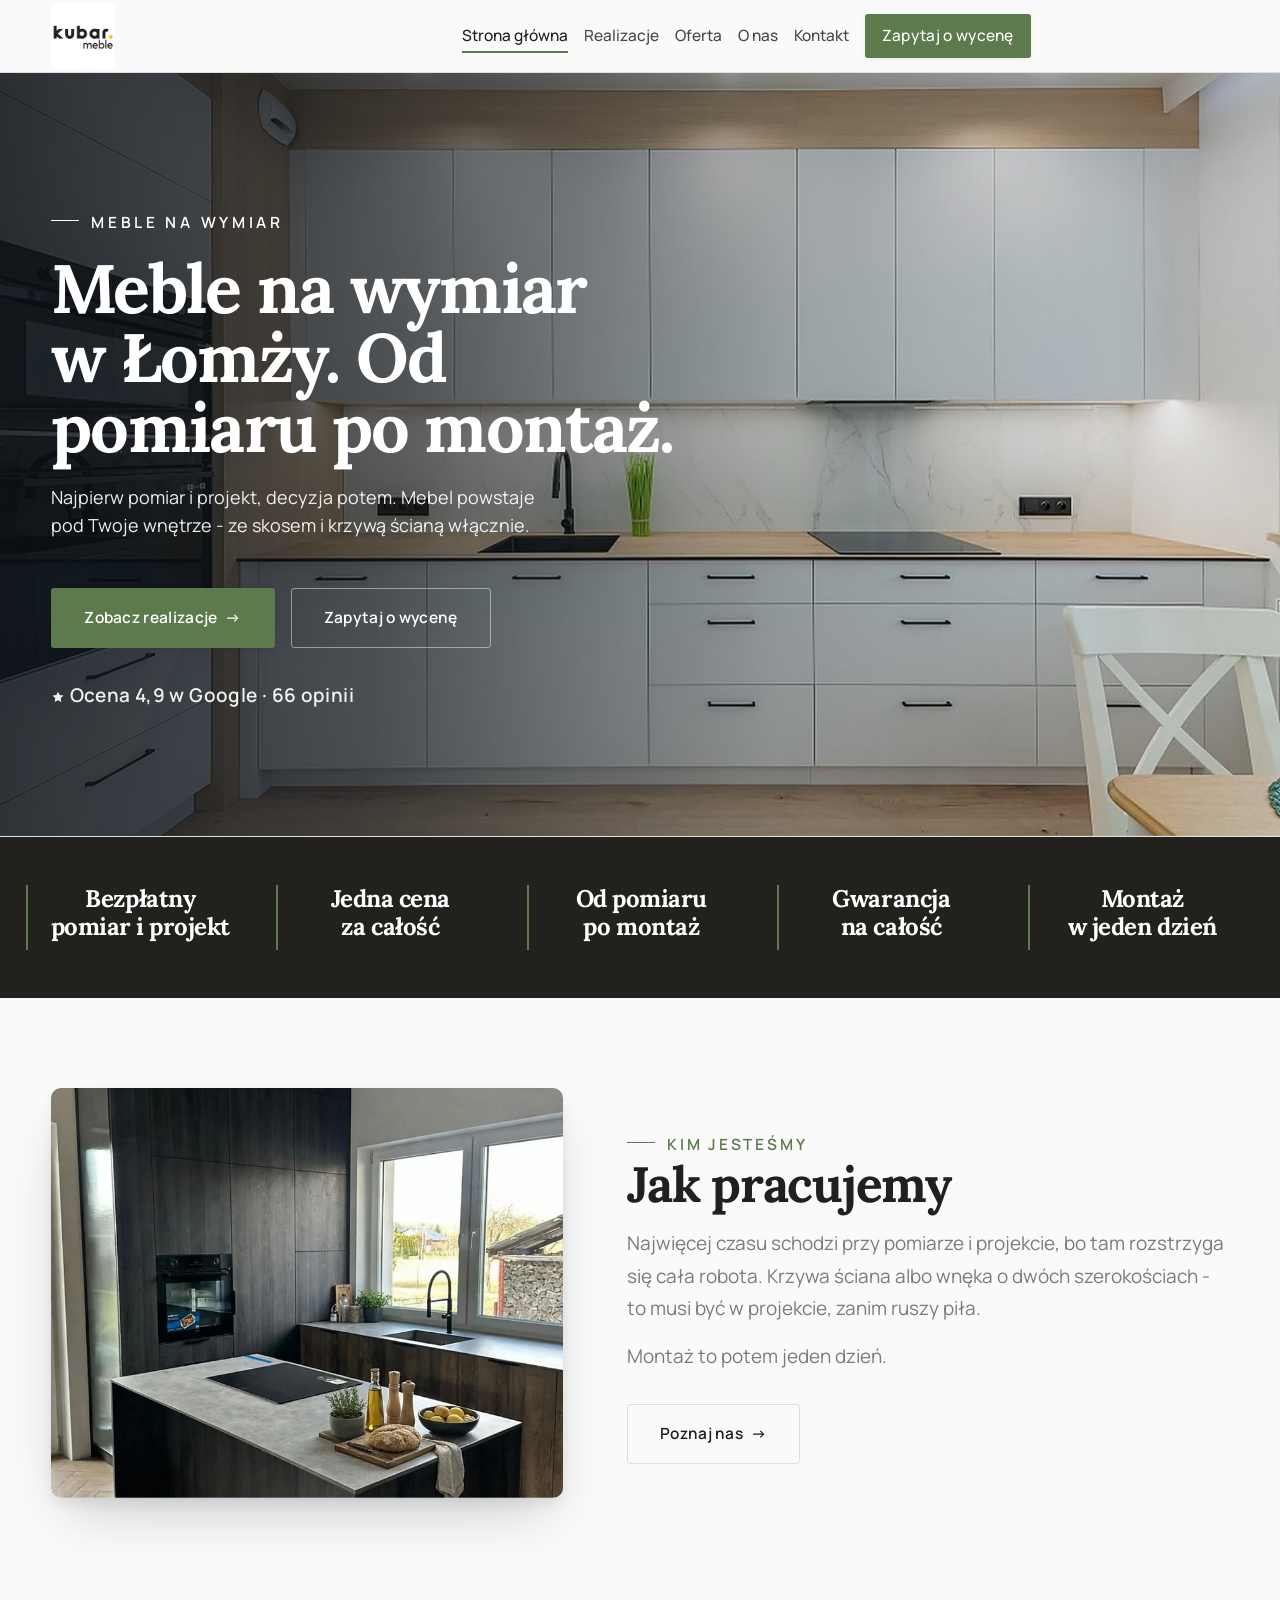
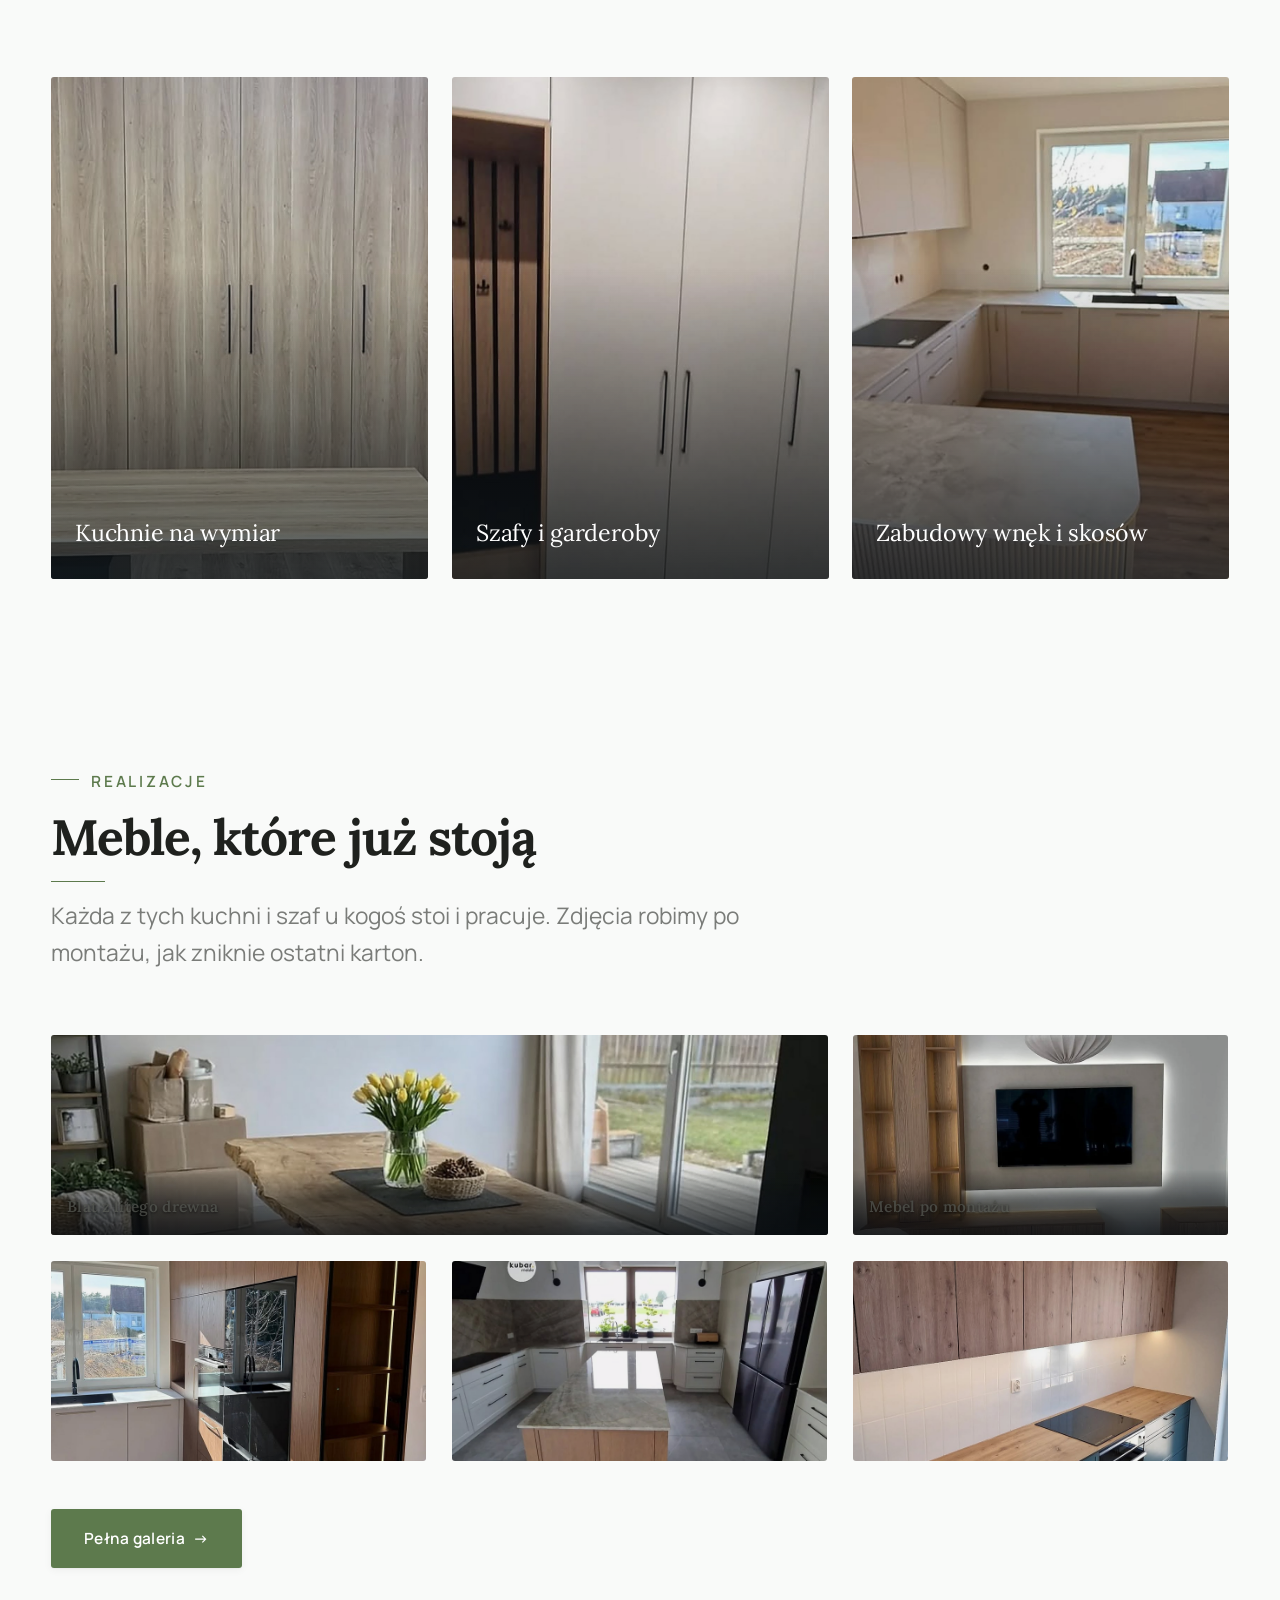
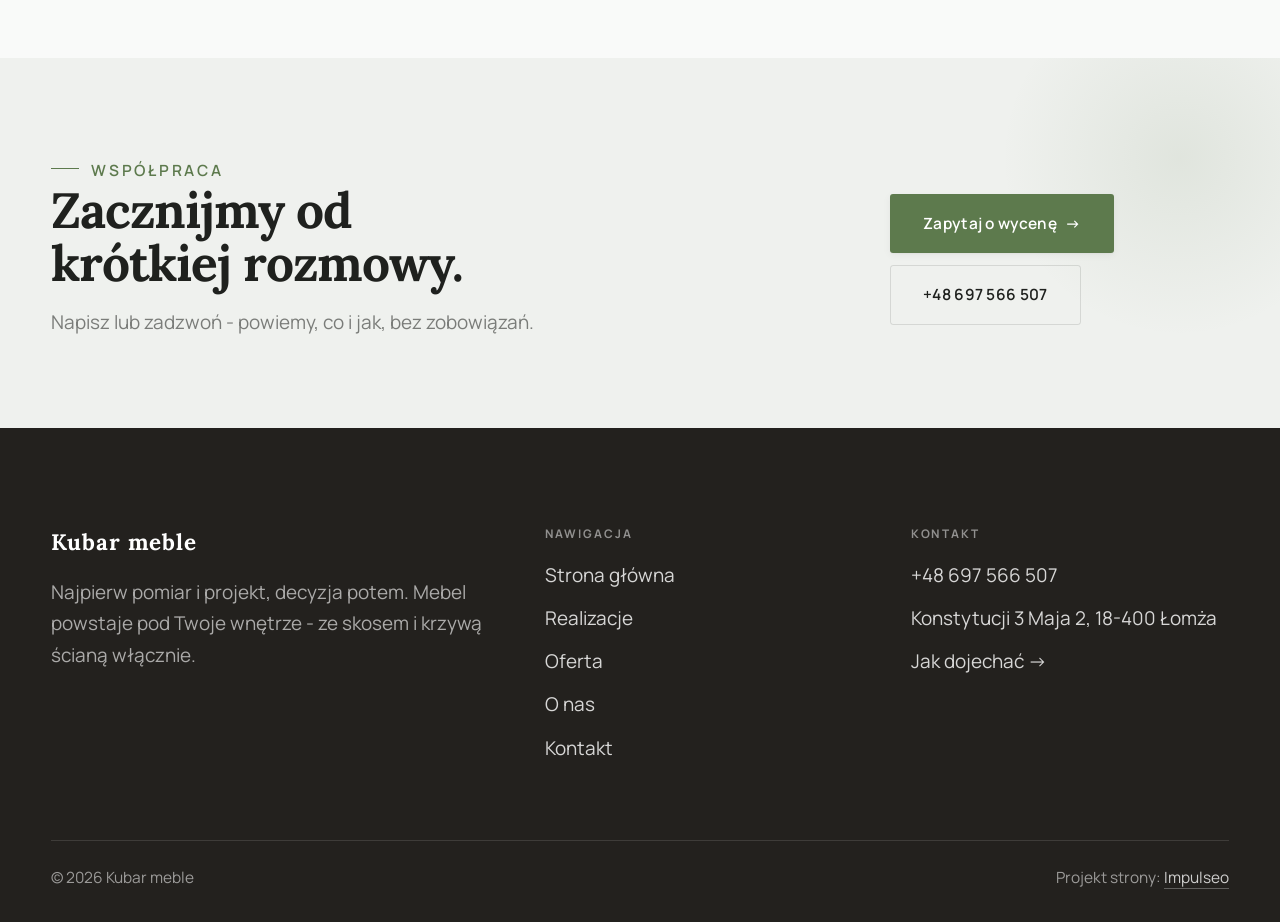
<file: index.html>
<!DOCTYPE html>
<html lang="pl">
<head>
<meta name="robots" content="noindex, nofollow">
<meta charset="UTF-8">
<meta name="viewport" content="width=device-width, initial-scale=1.0">
<title>Kubar meble - stolarstwo i meble na wymiar</title>
<meta name="description" content="Meble na wymiar w Łomży: kuchnie, szafy i zabudowy pod Twoje wnętrze. Bezpłatny pomiar i projekt, jedna cena, montaż z gwarancją. Zadzwoń: 697 566 507.">
<link rel="preconnect" href="https://fonts.googleapis.com">
<link rel="preconnect" href="https://fonts.gstatic.com" crossorigin>
<link href="https://fonts.googleapis.com/css2?family=Lora:wght@500;600;700&family=Manrope:wght@400;500;600&display=swap" rel="stylesheet">
<link rel="stylesheet" href="assets/styles.css?v=1">
</head>
<body>

<header class="nav">
  <div class="wrap nav-inner">
    <a class="brand brand-has-logo" href="index.html"><img class="brand-logo" src="img/logo.jpg" alt="Kubar meble"></a>
    <nav class="nav-links">
      <a href="index.html" class="active">Strona główna</a>
      <a href="realizacje.html">Realizacje</a>
      <a href="oferta.html">Oferta</a>
      <a href="o-nas.html">O nas</a>
      <a href="kontakt.html">Kontakt</a>
      <a href="kontakt.html" class="btn btn-accent">Zapytaj o wycenę</a>
    </nav>
    <button class="nav-toggle" aria-label="Menu"><span></span><span></span><span></span></button>
  </div>
</header>

<section class="hero-cine">
  <img src="img/hero.jpg" fetchpriority="high" alt="Kubar meble - Meble na wymiar w Łomży. Od pomiaru po montaż. ">
  <div class="wrap">
    <div class="hero-copy">
      <span class="eyebrow">Meble na wymiar</span>
      <h1>Meble na wymiar w Łomży. Od pomiaru po montaż. </h1>
      <p class="lead">Najpierw pomiar i projekt, decyzja potem. Mebel powstaje pod Twoje wnętrze - ze skosem i krzywą ścianą włącznie.</p>
      <div class="hero-actions">
        <a href="realizacje.html" class="btn btn-accent">Zobacz realizacje <span class="arr">→</span></a>
        <a href="kontakt.html" class="btn btn-ghost" style="color:#fff;border-color:rgba(255,255,255,.45)">Zapytaj o wycenę</a>
      </div>
      <div style="margin-top:var(--space-6);color:#fff;font-weight:600;letter-spacing:.02em;opacity:.92"><svg class="ico-star" width="14" height="14" viewBox="0 0 24 24" style="vertical-align:-2px" aria-hidden="true"><path d="M12 2.8l2.85 5.8 6.4.93-4.63 4.5 1.1 6.37L12 17.4l-5.72 3 1.1-6.37-4.63-4.5 6.4-.93L12 2.8Z" fill="currentColor"/></svg> Ocena 4,9 w Google · 66 opinii</div>
    </div>
  </div>
</section>
<section class="strip n-5" style="padding-block:0">
  <div class="wrap">
    <div class="item reveal"><div class="k">Bezpłatny pomiar i projekt</div><div class="v"></div></div>
    <div class="item reveal"><div class="k">Jedna cena za całość</div><div class="v"></div></div>
    <div class="item reveal"><div class="k">Od pomiaru po montaż</div><div class="v"></div></div>
    <div class="item reveal"><div class="k">Gwarancja na całość</div><div class="v"></div></div>
    <div class="item reveal"><div class="k">Montaż w jeden dzień</div><div class="v"></div></div>
  </div>
</section>
<section>
  <div class="wrap split">
    <div class="split-art reveal"><img src="img/g1.jpg" alt="Kubar meble - realizacja" loading="lazy"></div>
    <div class="split-copy reveal">
      <span class="eyebrow">Kim jesteśmy</span>
      <h2>Jak pracujemy</h2>
      <p class="muted">Najwięcej czasu schodzi przy pomiarze i projekcie, bo tam rozstrzyga się cała robota. Krzywa ściana albo wnęka o dwóch szerokościach - to musi być w projekcie, zanim ruszy piła.</p>
      <p class="muted">Montaż to potem jeden dzień.</p>
      <a href="o-nas.html" class="btn btn-ghost">Poznaj nas <span class="arr">→</span></a>
    </div>
  </div>
</section>
<section class="gateways-band">
  <div class="wrap">
    <div class="gateways">
      <a href="oferta.html" class="gateway reveal"><img src="img/g2.jpg" alt="Kuchnie na wymiar" loading="lazy"><span class="g-ttl">Kuchnie na wymiar</span></a>
      <a href="oferta.html" class="gateway reveal"><img src="img/g3.jpg" alt="Szafy i garderoby" loading="lazy"><span class="g-ttl">Szafy i garderoby</span></a>
      <a href="oferta.html" class="gateway reveal"><img src="img/g4.jpg" alt="Zabudowy wnęk i skosów" loading="lazy"><span class="g-ttl">Zabudowy wnęk i skosów</span></a>
    </div>
  </div>
</section>
<section>
  <div class="wrap">
    <div class="head reveal">
      <span class="eyebrow">Realizacje</span>
      <h2>Meble, które już stoją</h2>
      <p>Każda z tych kuchni i szaf u kogoś stoi i pracuje. Zdjęcia robimy po montażu, jak zniknie ostatni karton.</p>
    </div>
    <div class="gallery">
      <div class="tile t-two3 reveal"><img src="img/g5.jpg" alt="Blat z litego drewna" loading="lazy"><div class="cap">Blat z litego drewna</div></div>
      <div class="tile t-third reveal"><img src="img/g6.jpg" alt="Mebel po montażu" loading="lazy"><div class="cap">Mebel po montażu</div></div>
      <div class="tile t-third reveal"><img src="img/g7.jpg" alt="Kubar meble" loading="lazy"></div>
      <div class="tile t-third reveal"><img src="img/g8.jpg" alt="Kubar meble" loading="lazy"></div>
      <div class="tile t-third reveal"><img src="img/g9.jpg" alt="Kubar meble" loading="lazy"></div>
    </div>
    <div style="margin-top:var(--space-7)" class="reveal"><a href="realizacje.html" class="btn btn-accent">Pełna galeria <span class="arr">→</span></a></div>
  </div>
</section>
<section class="cta">
  <div class="wrap">
    <div class="reveal">
      <span class="eyebrow">Współpraca</span>
      <h2>Zacznijmy od krótkiej rozmowy.</h2>
      <p>Napisz lub zadzwoń - powiemy, co i jak, bez zobowiązań.</p>
    </div>
    <div class="cta-actions reveal">
      <a href="kontakt.html" class="btn btn-light">Zapytaj o wycenę <span class="arr">→</span></a>
      <a href="tel:+48697566507" class="btn btn-ghost btn-ghost-cta">+48 697 566 507</a>
    </div>
  </div>
</section>

<footer>
  <div class="wrap">
    <div class="foot-grid">
      <div class="foot-brand">
        <div class="name">Kubar meble</div>
        <p>Najpierw pomiar i projekt, decyzja potem. Mebel powstaje pod Twoje wnętrze - ze skosem i krzywą ścianą włącznie.</p>
      </div>
      <div class="foot-col">
        <h4>Nawigacja</h4>
        <a href="index.html">Strona główna</a>
        <a href="realizacje.html">Realizacje</a>
        <a href="oferta.html">Oferta</a>
        <a href="o-nas.html">O nas</a>
        <a href="kontakt.html">Kontakt</a>
      </div>
      <div class="foot-col">
        <h4>Kontakt</h4>
        <a href="tel:+48697566507">+48 697 566 507</a>
        <p>Konstytucji 3 Maja 2, 18-400 Łomża</p>
        <a href="https://www.google.com/maps?cid=7298388822528380436" target="_blank" rel="noopener">Jak dojechać →</a>
      </div>
    </div>
    <div class="foot-bot">
      <span>© 2026 Kubar meble</span>
      <span>Projekt strony: <a class="foot-credit" href="https://impulseo.pl" target="_blank" rel="noopener">Impulseo</a></span>
    </div>
  </div>
</footer>


<script src="assets/main.js"></script>
</body>
</html>
</file>
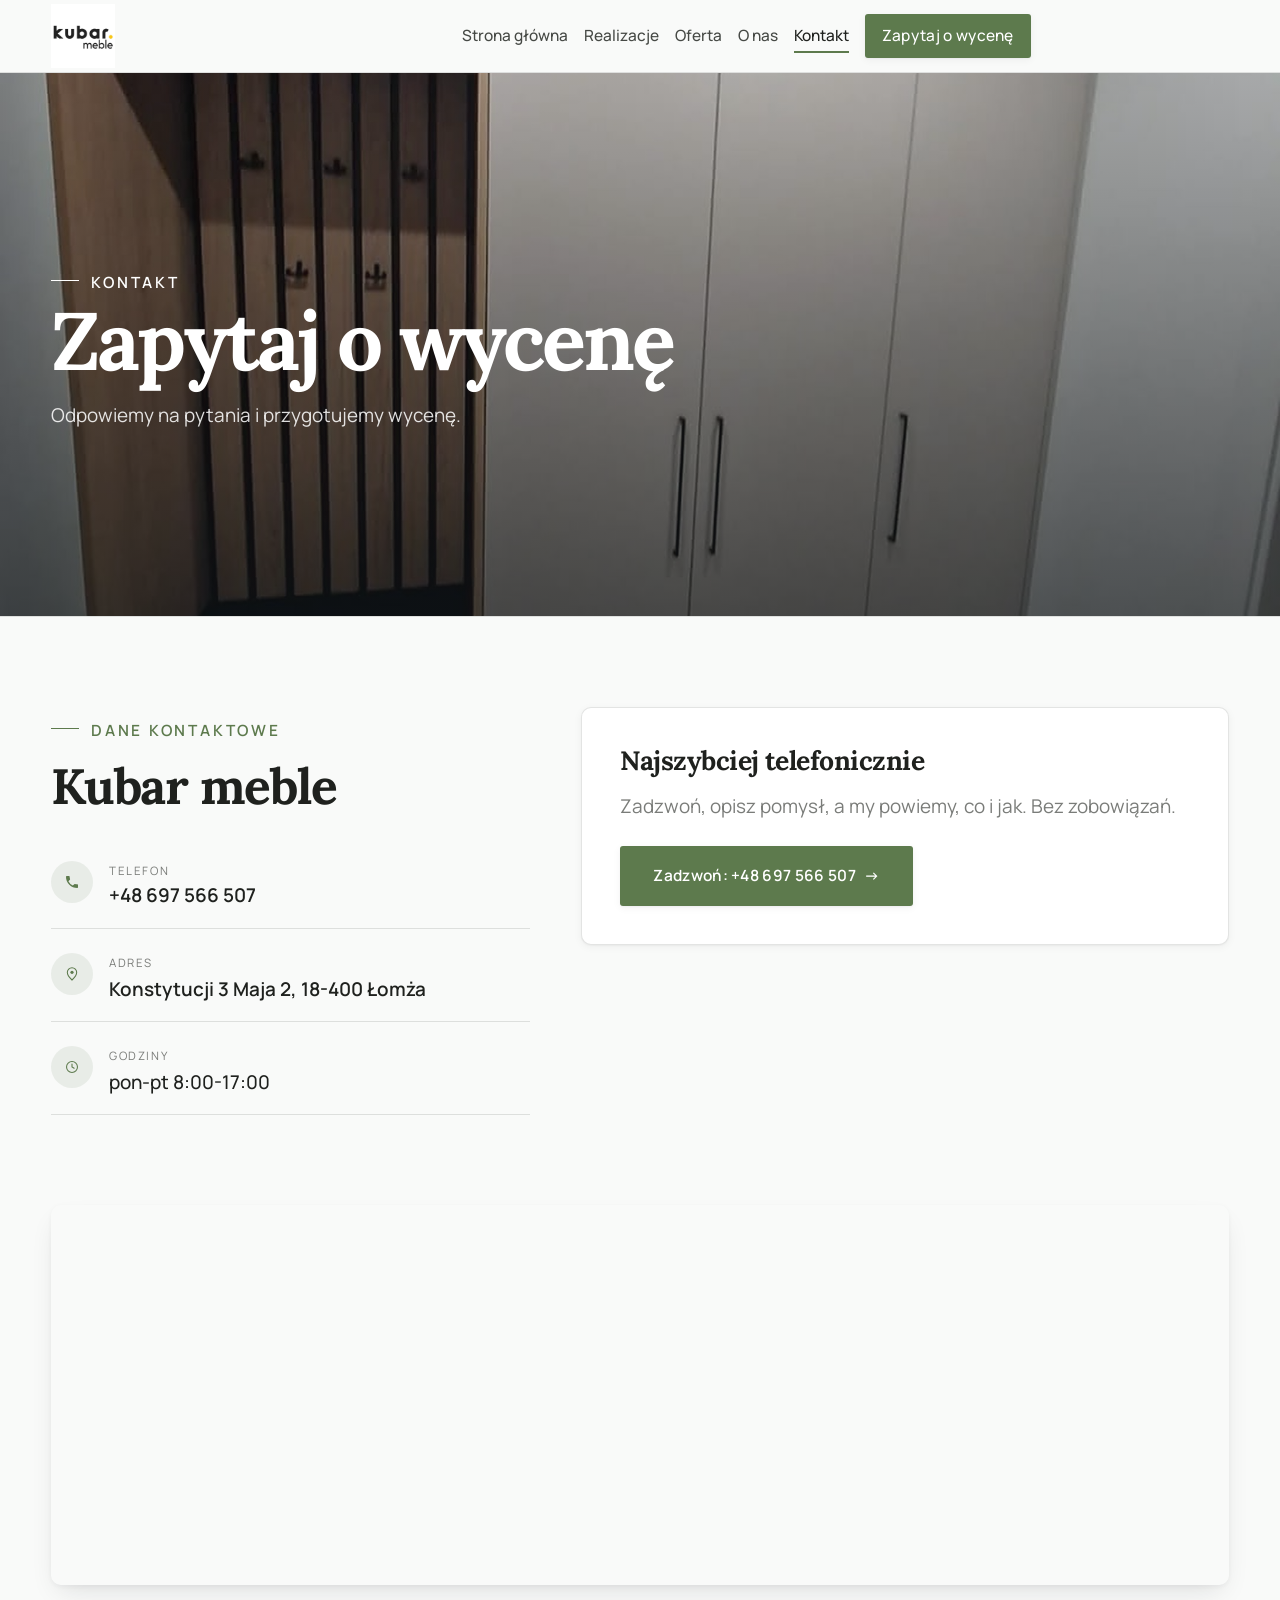
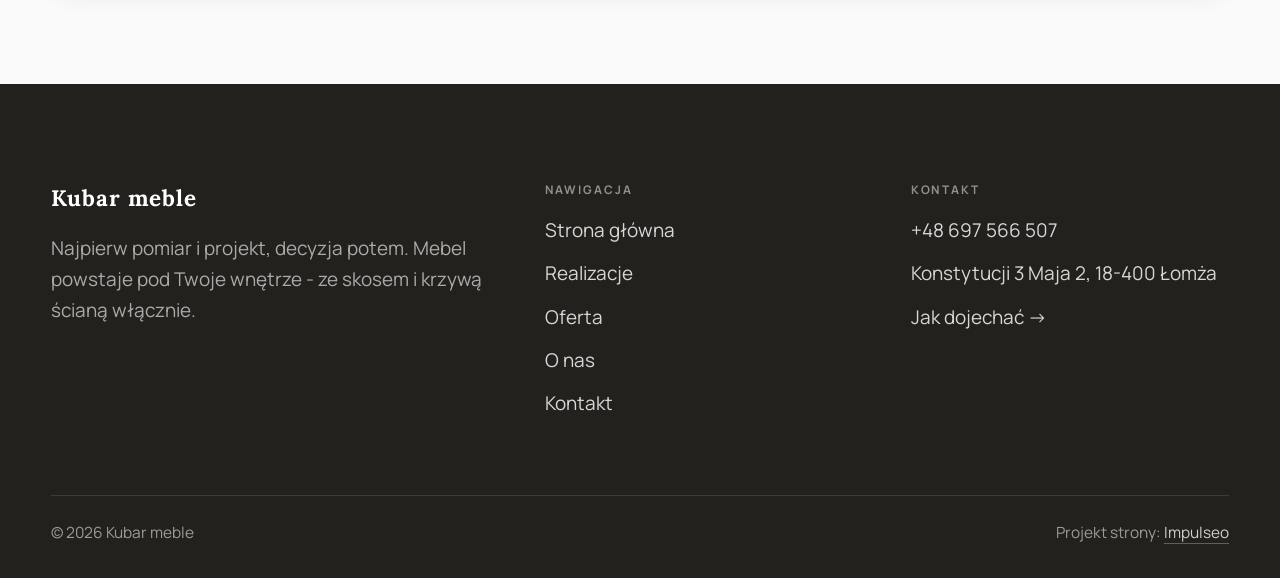
<file: kontakt.html>
<!DOCTYPE html>
<html lang="pl">
<head>
<meta name="robots" content="noindex, nofollow">
<meta charset="UTF-8">
<meta name="viewport" content="width=device-width, initial-scale=1.0">
<title>Kontakt - Kubar meble</title>
<meta name="description" content="Kontakt Kubar meble - Konstytucji 3 Maja 2, 18-400 Łomża">
<link rel="preconnect" href="https://fonts.googleapis.com">
<link rel="preconnect" href="https://fonts.gstatic.com" crossorigin>
<link href="https://fonts.googleapis.com/css2?family=Lora:wght@500;600;700&family=Manrope:wght@400;500;600&display=swap" rel="stylesheet">
<link rel="stylesheet" href="assets/styles.css?v=1">
</head>
<body>

<header class="nav">
  <div class="wrap nav-inner">
    <a class="brand brand-has-logo" href="index.html"><img class="brand-logo" src="img/logo.jpg" alt="Kubar meble"></a>
    <nav class="nav-links">
      <a href="index.html">Strona główna</a>
      <a href="realizacje.html">Realizacje</a>
      <a href="oferta.html">Oferta</a>
      <a href="o-nas.html">O nas</a>
      <a href="kontakt.html" class="active">Kontakt</a>
      <a href="kontakt.html" class="btn btn-accent">Zapytaj o wycenę</a>
    </nav>
    <button class="nav-toggle" aria-label="Menu"><span></span><span></span><span></span></button>
  </div>
</header>

<section class="pagehead">
  <img src="img/g3.jpg" alt="Kubar meble - Zapytaj o wycenę">
  <div class="wrap">
    <span class="eyebrow">Kontakt</span>
    <h1>Zapytaj o wycenę</h1>
    <p>Odpowiemy na pytania i przygotujemy wycenę.</p>
  </div>
</section>
<section>
  <div class="wrap contact-grid">
    <div class="reveal">
      <span class="eyebrow">Dane kontaktowe</span>
      <h2 style="margin:var(--space-4) 0 var(--space-6)">Kubar meble</h2>
      <div class="info-list">
        <div class="info-row"><div class="ic"><svg class="ico-tel" width="16" height="16" viewBox="0 0 24 24" fill="none" aria-hidden="true"><path d="M6.6 10.8a15.5 15.5 0 0 0 6.6 6.6l2.2-2.2a1 1 0 0 1 1-.24 11.4 11.4 0 0 0 3.6.58 1 1 0 0 1 1 1V20a1 1 0 0 1-1 1A17 17 0 0 1 3 4a1 1 0 0 1 1-1h3.5a1 1 0 0 1 1 1c0 1.25.2 2.46.58 3.6a1 1 0 0 1-.25 1l-2.23 2.2Z" fill="currentColor"/></svg></div><div><div class="lbl">Telefon</div><a class="val" href="tel:+48697566507">+48 697 566 507</a></div></div>
        <div class="info-row"><div class="ic"><svg class="ico-pin" width="16" height="16" viewBox="0 0 24 24" fill="none" aria-hidden="true"><path d="M12 21s7-6.1 7-11.5A7 7 0 0 0 5 9.5C5 14.9 12 21 12 21Z" stroke="currentColor" stroke-width="1.6" fill="none"/><circle cx="12" cy="9.5" r="2.4" fill="currentColor"/></svg></div><div><div class="lbl">Adres</div><div class="val">Konstytucji 3 Maja 2, 18-400 Łomża</div></div></div>
        <div class="info-row"><div class="ic"><svg class="ico-clock" width="16" height="16" viewBox="0 0 24 24" fill="none" aria-hidden="true"><circle cx="12" cy="12" r="8.2" stroke="currentColor" stroke-width="1.6"/><path d="M12 7.5V12l3.2 1.9" stroke="currentColor" stroke-width="1.6" stroke-linecap="round"/></svg></div><div><div class="lbl">Godziny</div><div class="val" style="font-weight:500">pon-pt 8:00-17:00</div></div></div>
      </div>
    </div>
    <div class="reveal">
      <div class="form">
        <h3 style="margin-bottom:var(--space-4)">Najszybciej telefonicznie</h3>
        <p class="muted" style="margin-bottom:var(--space-5)">Zadzwoń, opisz pomysł, a my powiemy, co i jak. Bez zobowiązań.</p>
        <a href="tel:+48697566507" class="btn btn-accent" style="justify-content:center">Zadzwoń: +48 697 566 507 <span class="arr">→</span></a>
      </div>
    </div>
  </div>
</section>
<section style="padding-top:0">
  <div class="wrap reveal">
    <iframe class="map" title="Kubar meble - Łomża" src="https://maps.google.com/maps?q=53.1627637%2C22.0670633&z=15&output=embed" loading="lazy" referrerpolicy="no-referrer-when-downgrade"></iframe>
  </div>
</section>

<footer>
  <div class="wrap">
    <div class="foot-grid">
      <div class="foot-brand">
        <div class="name">Kubar meble</div>
        <p>Najpierw pomiar i projekt, decyzja potem. Mebel powstaje pod Twoje wnętrze - ze skosem i krzywą ścianą włącznie.</p>
      </div>
      <div class="foot-col">
        <h4>Nawigacja</h4>
        <a href="index.html">Strona główna</a>
        <a href="realizacje.html">Realizacje</a>
        <a href="oferta.html">Oferta</a>
        <a href="o-nas.html">O nas</a>
        <a href="kontakt.html">Kontakt</a>
      </div>
      <div class="foot-col">
        <h4>Kontakt</h4>
        <a href="tel:+48697566507">+48 697 566 507</a>
        <p>Konstytucji 3 Maja 2, 18-400 Łomża</p>
        <a href="https://www.google.com/maps?cid=7298388822528380436" target="_blank" rel="noopener">Jak dojechać →</a>
      </div>
    </div>
    <div class="foot-bot">
      <span>© 2026 Kubar meble</span>
      <span>Projekt strony: <a class="foot-credit" href="https://impulseo.pl" target="_blank" rel="noopener">Impulseo</a></span>
    </div>
  </div>
</footer>


<script src="assets/main.js"></script>
</body>
</html>
</file>
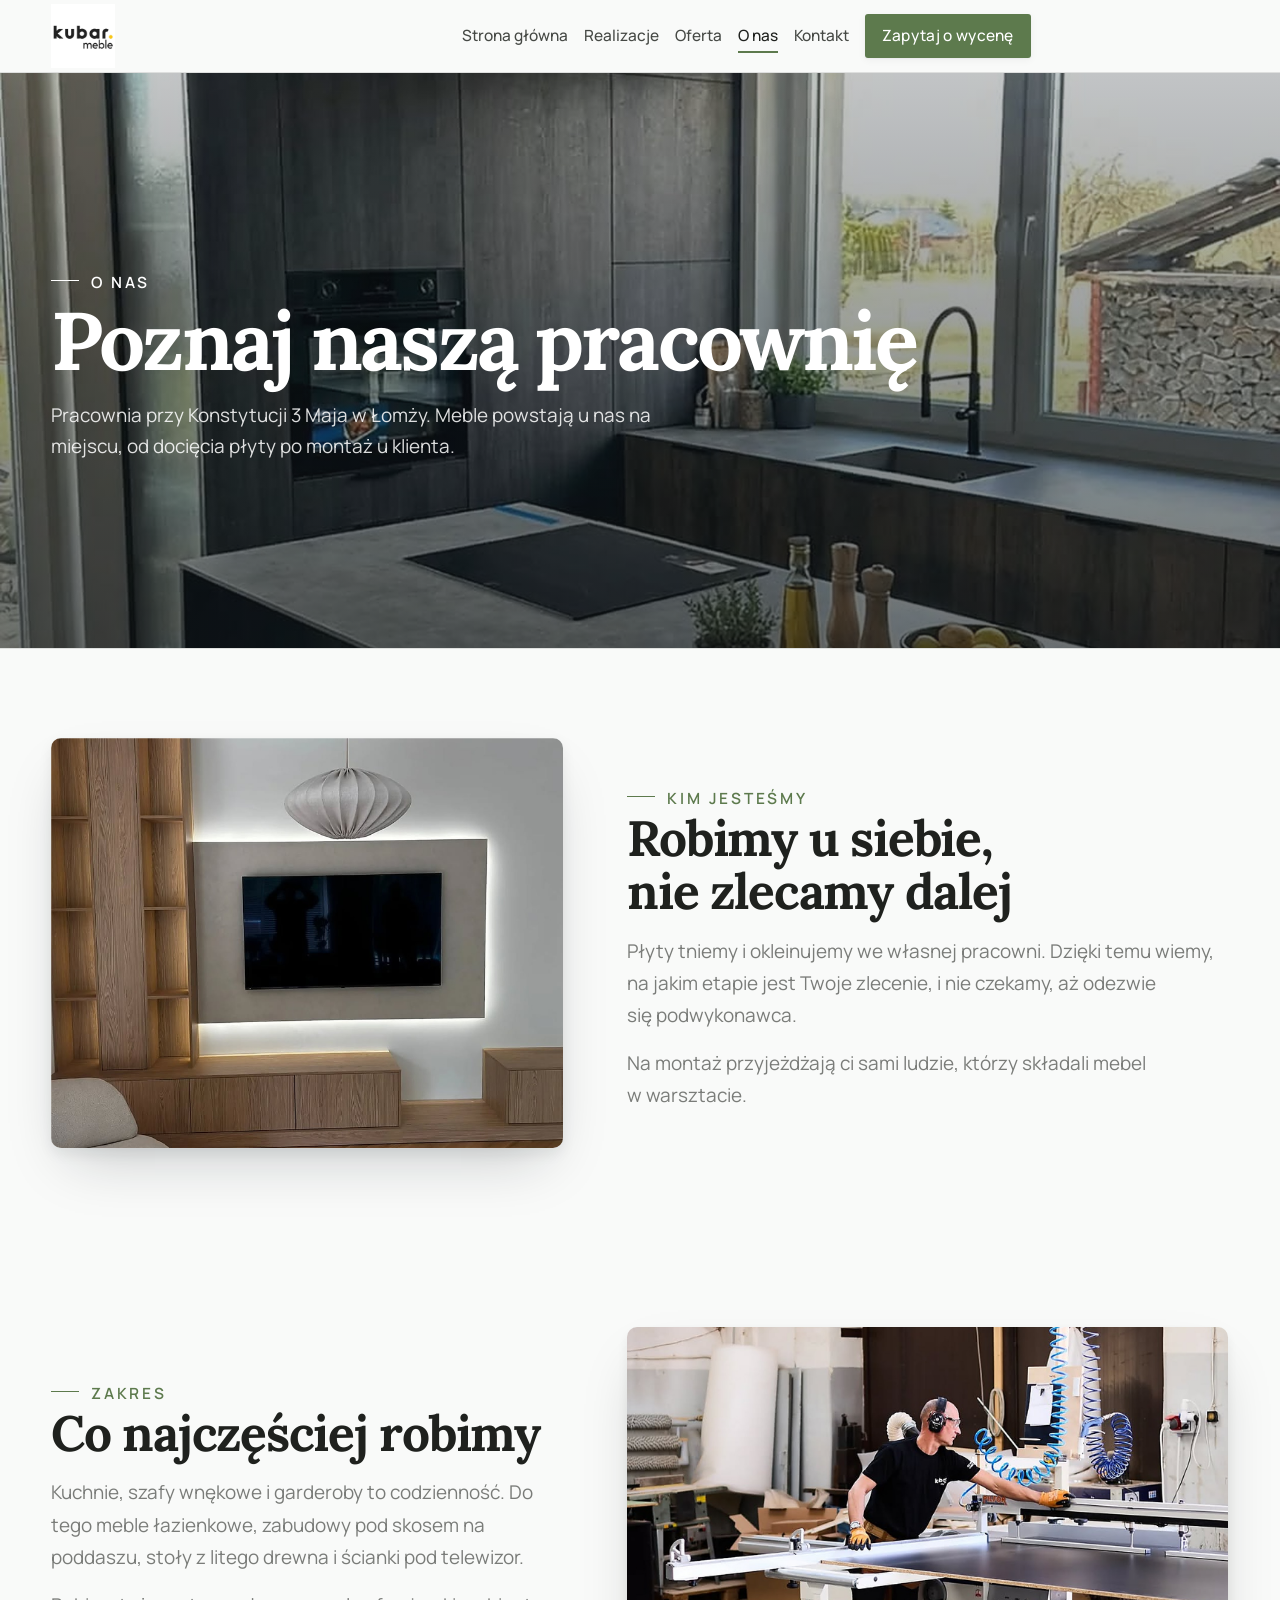
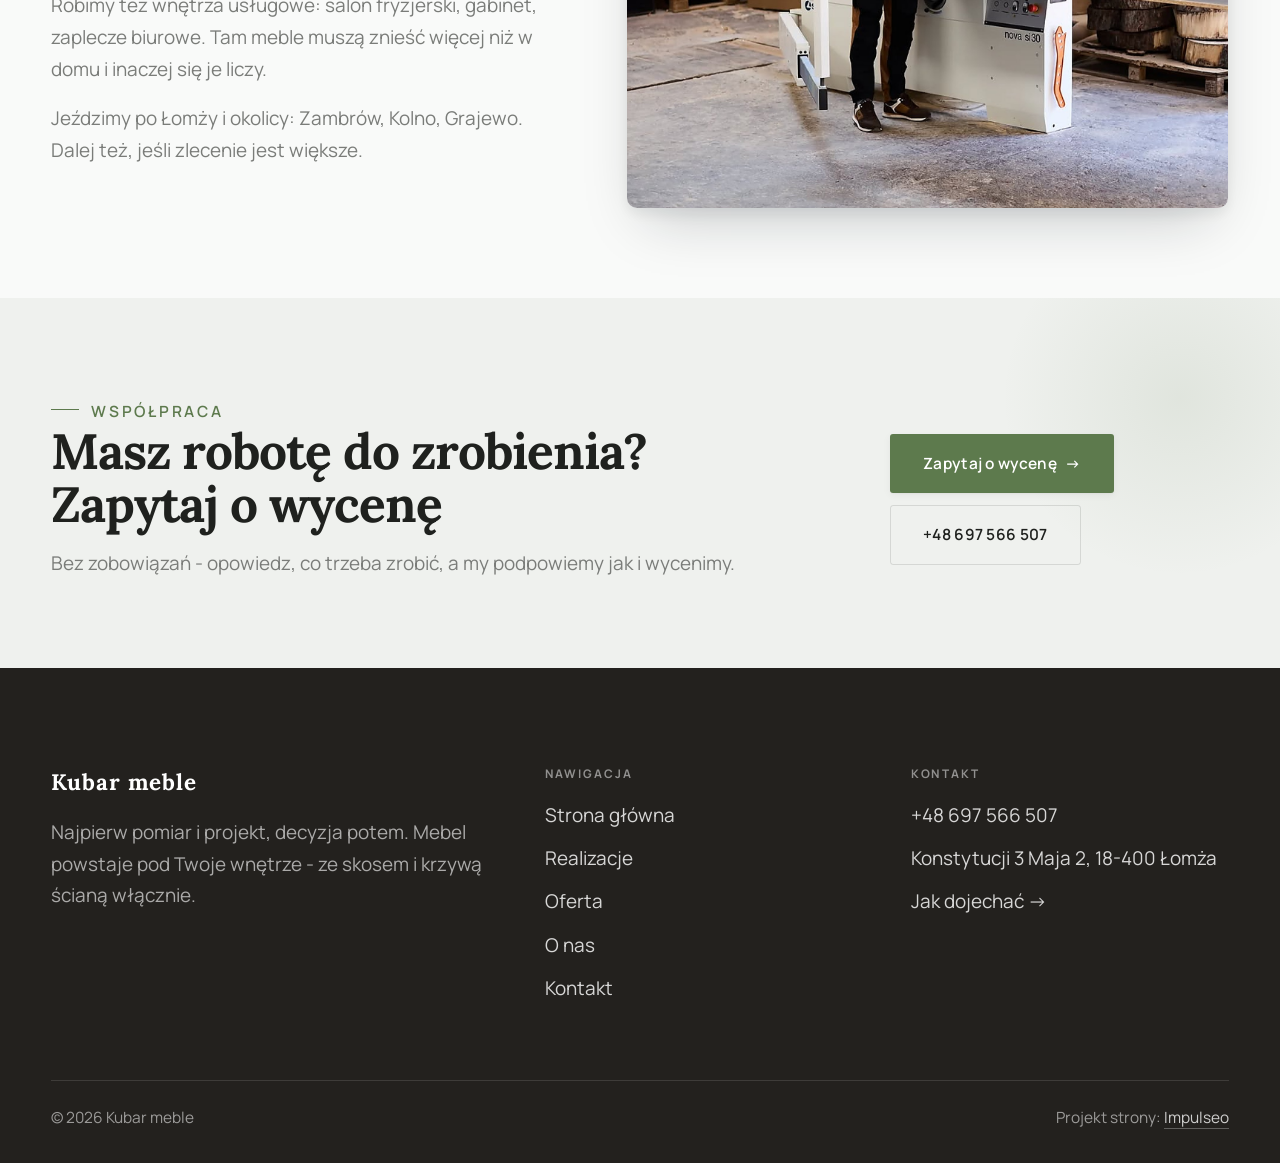
<file: o-nas.html>
<!DOCTYPE html>
<html lang="pl">
<head>
<meta name="robots" content="noindex, nofollow">
<meta charset="UTF-8">
<meta name="viewport" content="width=device-width, initial-scale=1.0">
<title>O nas - Kubar meble</title>
<meta name="description" content="Meble na wymiar w Łomży: kuchnie, szafy i zabudowy pod Twoje wnętrze. Bezpłatny pomiar i projekt, jedna cena, montaż z gwarancją. Zadzwoń: 697 566 507.">
<link rel="preconnect" href="https://fonts.googleapis.com">
<link rel="preconnect" href="https://fonts.gstatic.com" crossorigin>
<link href="https://fonts.googleapis.com/css2?family=Lora:wght@500;600;700&family=Manrope:wght@400;500;600&display=swap" rel="stylesheet">
<link rel="stylesheet" href="assets/styles.css?v=1">
</head>
<body>

<header class="nav">
  <div class="wrap nav-inner">
    <a class="brand brand-has-logo" href="index.html"><img class="brand-logo" src="img/logo.jpg" alt="Kubar meble"></a>
    <nav class="nav-links">
      <a href="index.html">Strona główna</a>
      <a href="realizacje.html">Realizacje</a>
      <a href="oferta.html">Oferta</a>
      <a href="o-nas.html" class="active">O nas</a>
      <a href="kontakt.html">Kontakt</a>
      <a href="kontakt.html" class="btn btn-accent">Zapytaj o wycenę</a>
    </nav>
    <button class="nav-toggle" aria-label="Menu"><span></span><span></span><span></span></button>
  </div>
</header>

<section class="pagehead">
  <img src="img/g1.jpg" alt="Kubar meble - Poznaj naszą pracownię">
  <div class="wrap">
    <span class="eyebrow">O nas</span>
    <h1>Poznaj naszą pracownię</h1>
    <p>Pracownia przy Konstytucji 3 Maja w Łomży. Meble powstają u nas na miejscu, od docięcia płyty po montaż u klienta.</p>
  </div>
</section>
<section>
  <div class="wrap split">
    <div class="split-art reveal"><img src="img/g6.jpg" alt="Kubar meble" loading="lazy"></div>
    <div class="split-copy reveal">
      <span class="eyebrow">Kim jesteśmy</span>
      <h2>Robimy u siebie, nie zlecamy dalej</h2>
      <p class="muted">Płyty tniemy i okleinujemy we własnej pracowni. Dzięki temu wiemy, na jakim etapie jest Twoje zlecenie, i nie czekamy, aż odezwie się podwykonawca.</p>
      <p class="muted">Na montaż przyjeżdżają ci sami ludzie, którzy składali mebel w warsztacie.</p>
    </div>
  </div>
</section>
<section>
  <div class="wrap split">
    <div class="split-copy reveal">
      <span class="eyebrow">Zakres</span>
      <h2>Co najczęściej robimy</h2>
      <p class="muted">Kuchnie, szafy wnękowe i garderoby to codzienność. Do tego meble łazienkowe, zabudowy pod skosem na poddaszu, stoły z litego drewna i ścianki pod telewizor.</p>
      <p class="muted">Robimy też wnętrza usługowe: salon fryzjerski, gabinet, zaplecze biurowe. Tam meble muszą znieść więcej niż w domu i inaczej się je liczy.</p>
      <p class="muted">Jeździmy po Łomży i okolicy: Zambrów, Kolno, Grajewo. Dalej też, jeśli zlecenie jest większe.</p>
    </div>
    <div class="split-art reveal"><img src="img/about.jpg" alt="Kubar meble - pracownia w Łomży" loading="lazy"></div>
  </div>
</section>


<section class="cta">
  <div class="wrap">
    <div class="reveal">
      <span class="eyebrow">Współpraca</span>
      <h2>Masz robotę do zrobienia? Zapytaj o wycenę</h2>
      <p>Bez zobowiązań - opowiedz, co trzeba zrobić, a my podpowiemy jak i wycenimy.</p>
    </div>
    <div class="cta-actions reveal">
      <a href="kontakt.html" class="btn btn-light">Zapytaj o wycenę <span class="arr">→</span></a>
      <a href="tel:+48697566507" class="btn btn-ghost btn-ghost-cta">+48 697 566 507</a>
    </div>
  </div>
</section>

<footer>
  <div class="wrap">
    <div class="foot-grid">
      <div class="foot-brand">
        <div class="name">Kubar meble</div>
        <p>Najpierw pomiar i projekt, decyzja potem. Mebel powstaje pod Twoje wnętrze - ze skosem i krzywą ścianą włącznie.</p>
      </div>
      <div class="foot-col">
        <h4>Nawigacja</h4>
        <a href="index.html">Strona główna</a>
        <a href="realizacje.html">Realizacje</a>
        <a href="oferta.html">Oferta</a>
        <a href="o-nas.html">O nas</a>
        <a href="kontakt.html">Kontakt</a>
      </div>
      <div class="foot-col">
        <h4>Kontakt</h4>
        <a href="tel:+48697566507">+48 697 566 507</a>
        <p>Konstytucji 3 Maja 2, 18-400 Łomża</p>
        <a href="https://www.google.com/maps?cid=7298388822528380436" target="_blank" rel="noopener">Jak dojechać →</a>
      </div>
    </div>
    <div class="foot-bot">
      <span>© 2026 Kubar meble</span>
      <span>Projekt strony: <a class="foot-credit" href="https://impulseo.pl" target="_blank" rel="noopener">Impulseo</a></span>
    </div>
  </div>
</footer>


<script src="assets/main.js"></script>
</body>
</html>
</file>
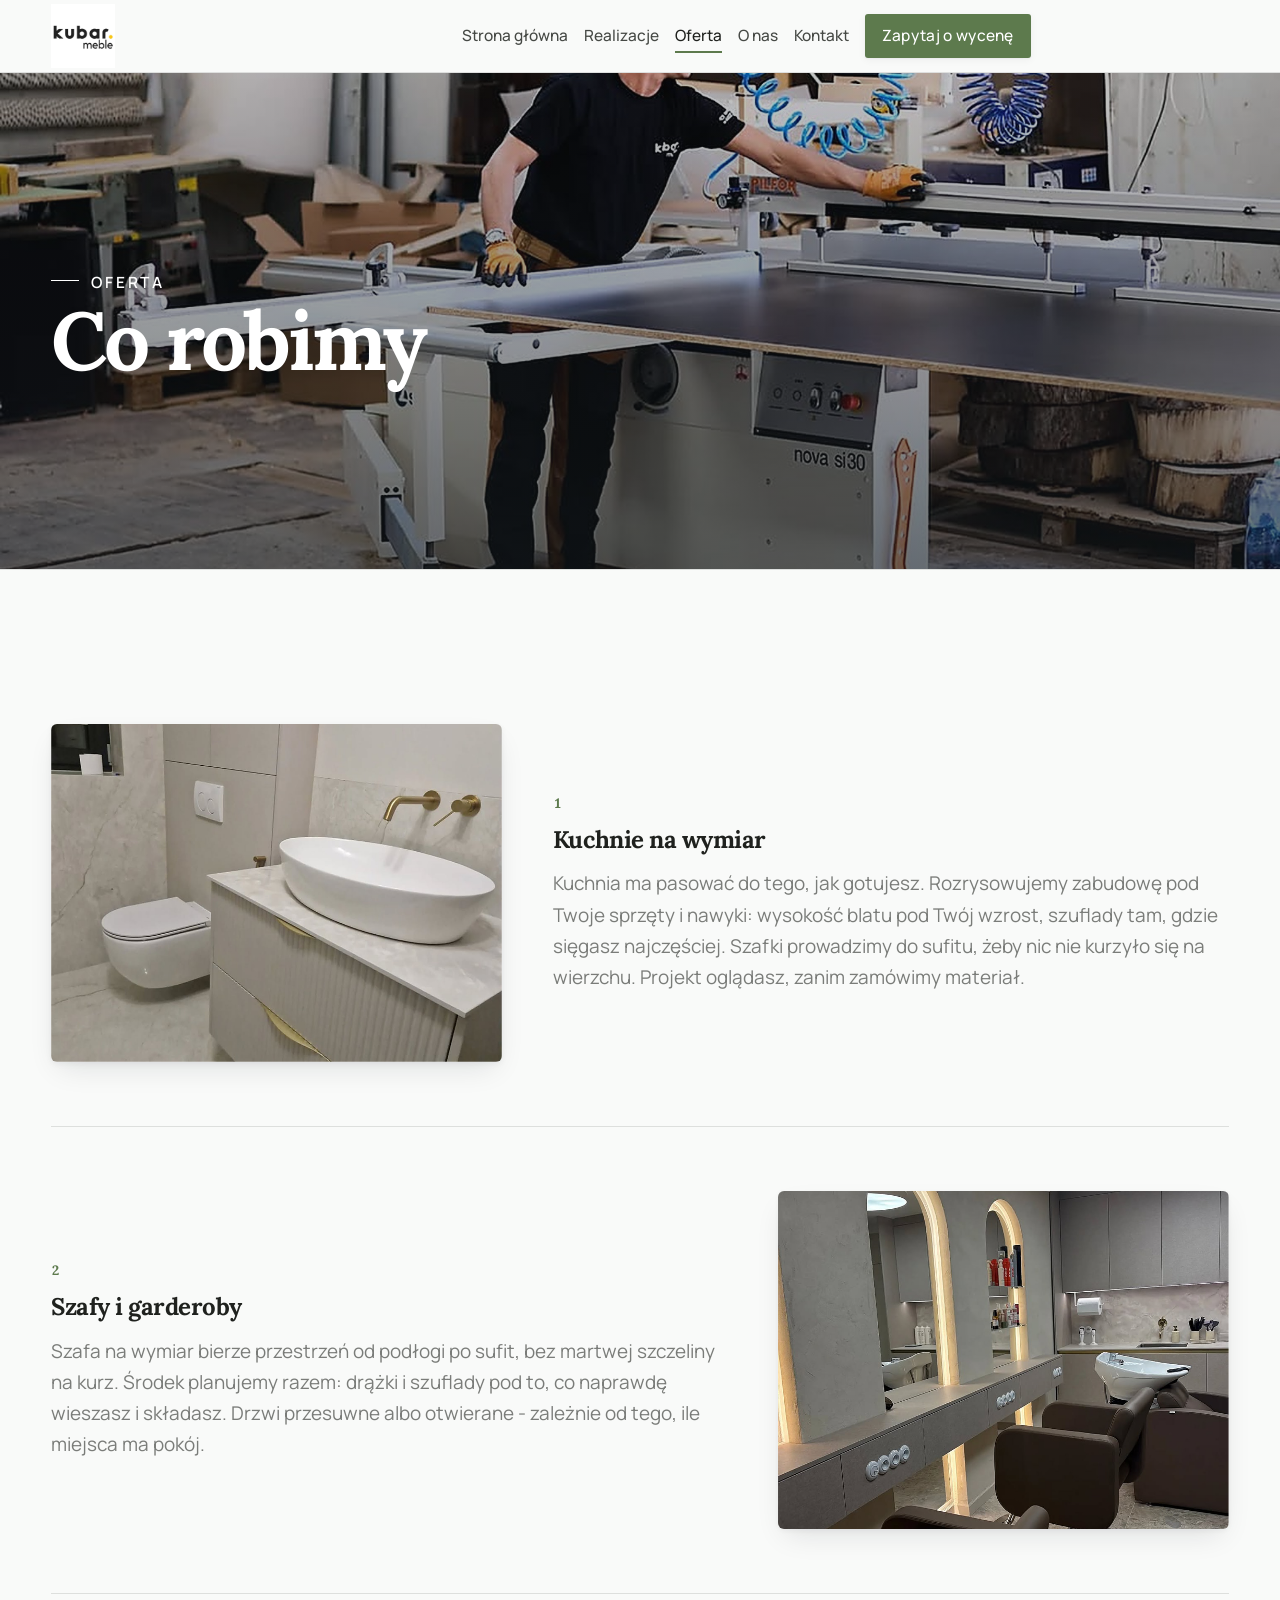
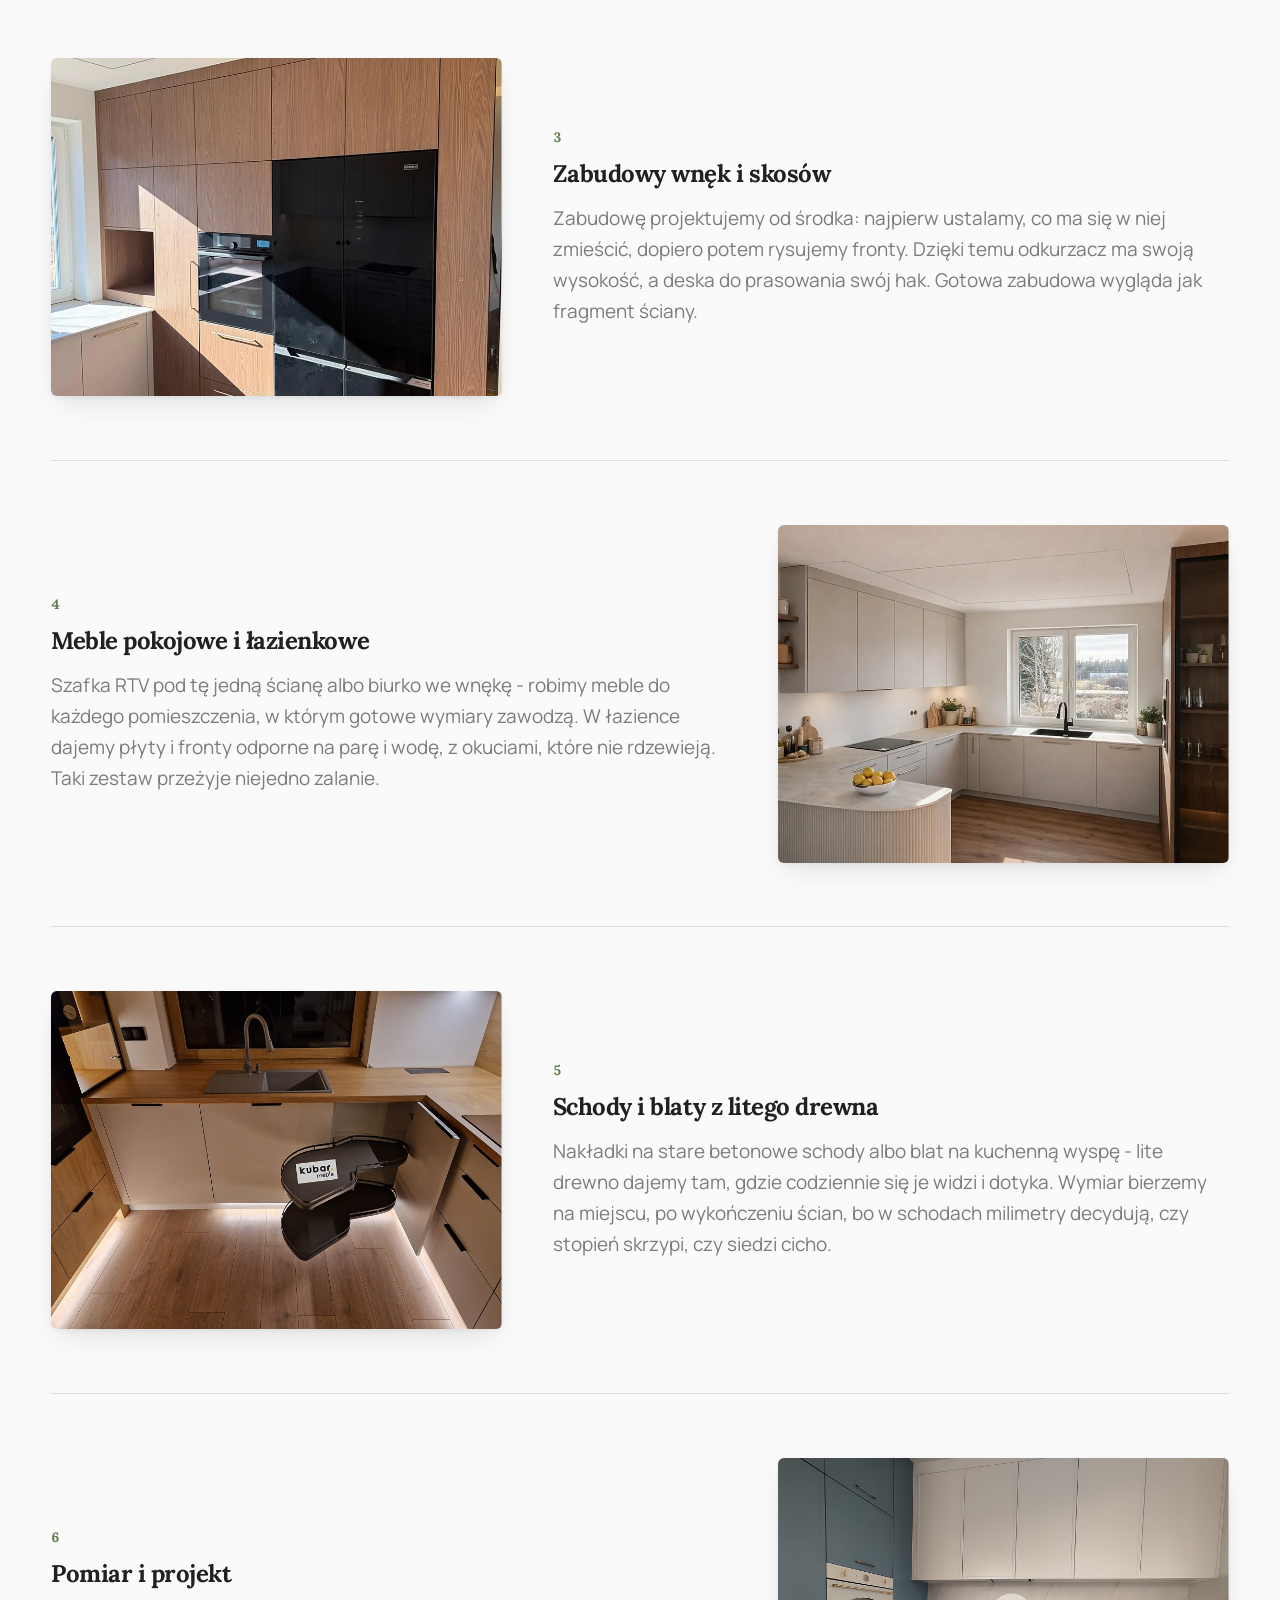
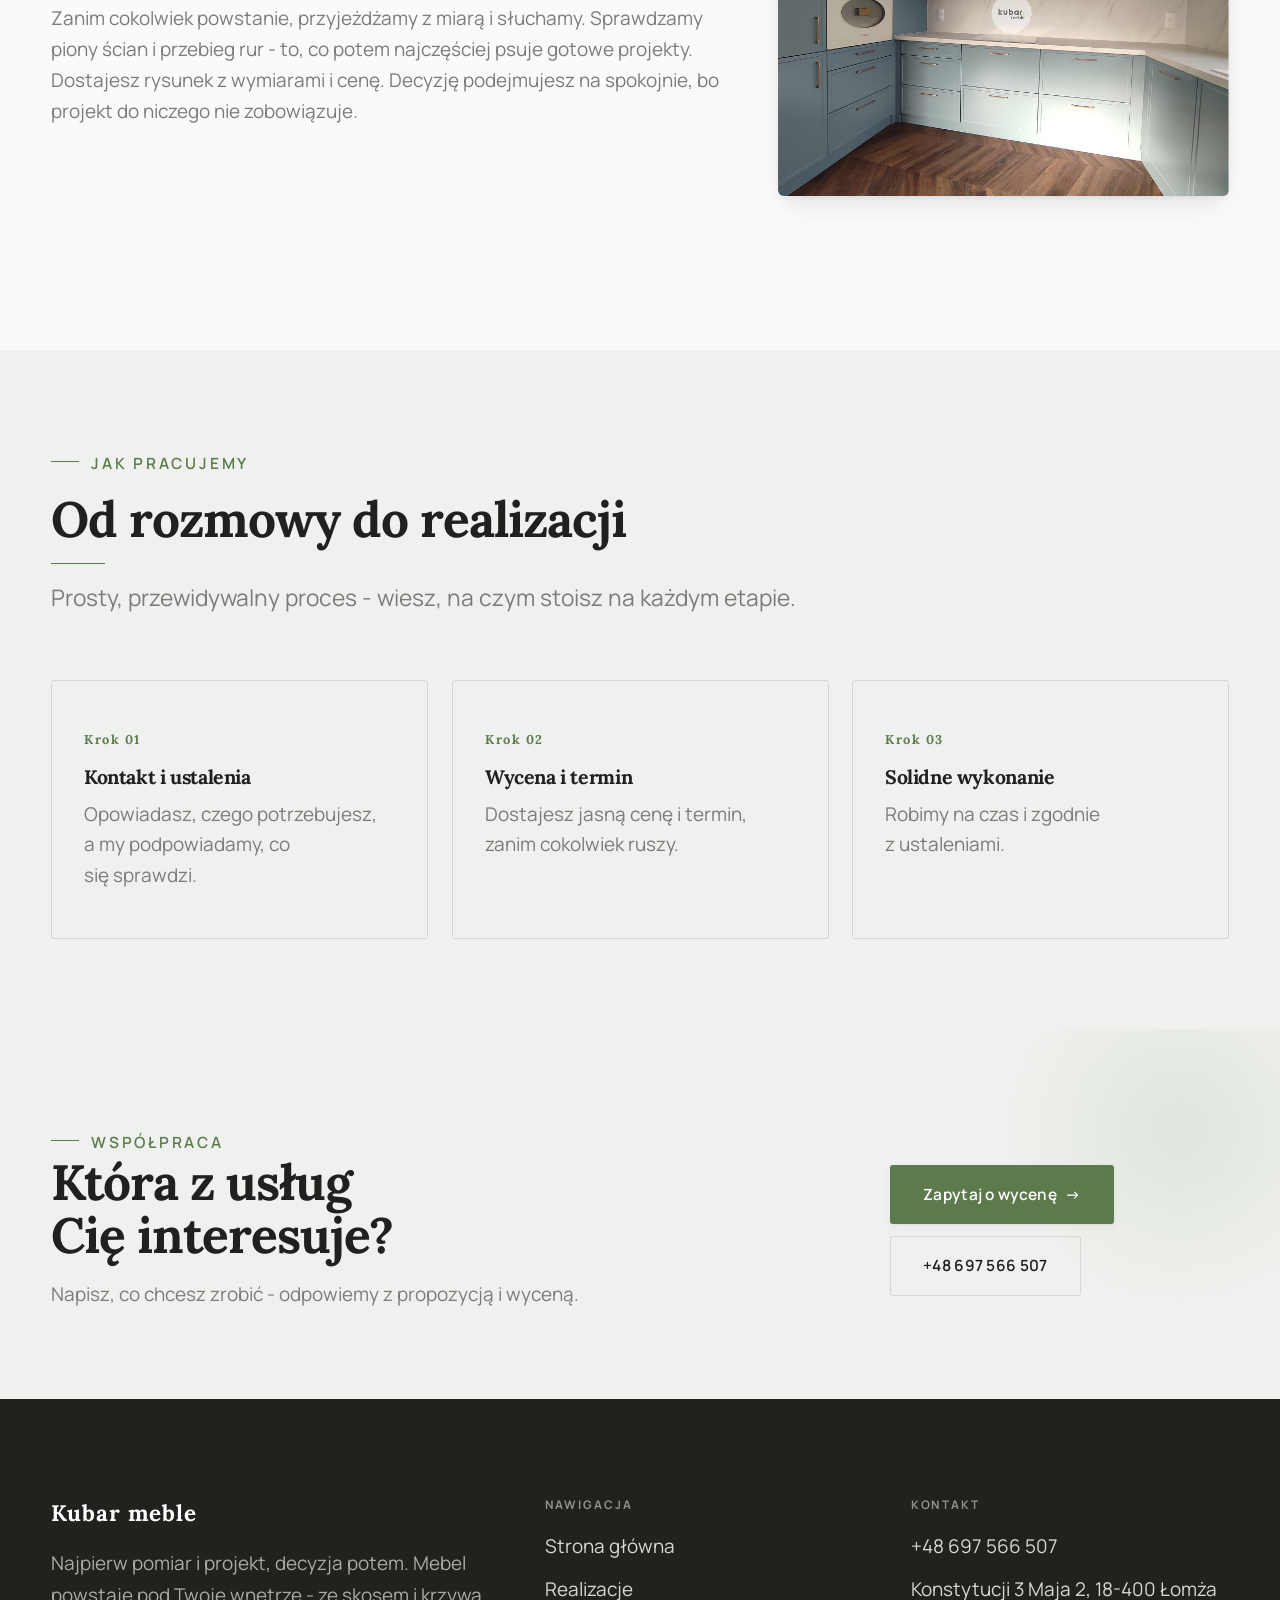
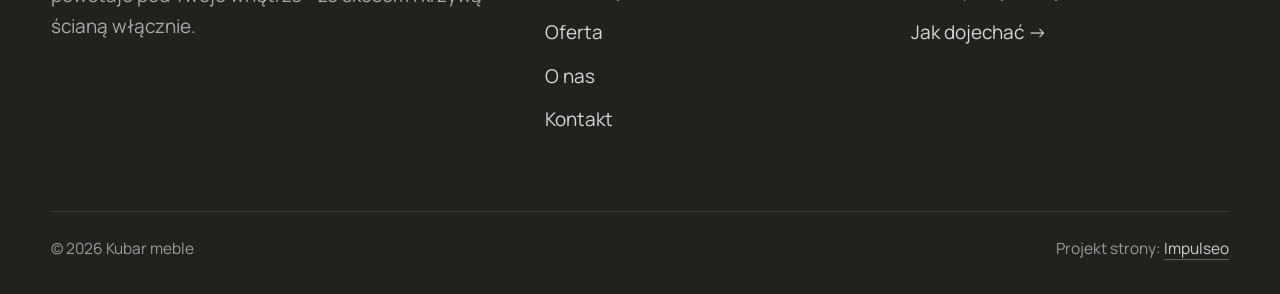
<file: oferta.html>
<!DOCTYPE html>
<html lang="pl">
<head>
<meta name="robots" content="noindex, nofollow">
<meta charset="UTF-8">
<meta name="viewport" content="width=device-width, initial-scale=1.0">
<title>Oferta - Kubar meble</title>
<meta name="description" content="Meble na wymiar w Łomży: kuchnie, szafy i zabudowy pod Twoje wnętrze. Bezpłatny pomiar i projekt, jedna cena, montaż z gwarancją. Zadzwoń: 697 566 507.">
<link rel="preconnect" href="https://fonts.googleapis.com">
<link rel="preconnect" href="https://fonts.gstatic.com" crossorigin>
<link href="https://fonts.googleapis.com/css2?family=Lora:wght@500;600;700&family=Manrope:wght@400;500;600&display=swap" rel="stylesheet">
<link rel="stylesheet" href="assets/styles.css?v=1">
</head>
<body>

<header class="nav">
  <div class="wrap nav-inner">
    <a class="brand brand-has-logo" href="index.html"><img class="brand-logo" src="img/logo.jpg" alt="Kubar meble"></a>
    <nav class="nav-links">
      <a href="index.html">Strona główna</a>
      <a href="realizacje.html">Realizacje</a>
      <a href="oferta.html" class="active">Oferta</a>
      <a href="o-nas.html">O nas</a>
      <a href="kontakt.html">Kontakt</a>
      <a href="kontakt.html" class="btn btn-accent">Zapytaj o wycenę</a>
    </nav>
    <button class="nav-toggle" aria-label="Menu"><span></span><span></span><span></span></button>
  </div>
</header>

<section class="pagehead">
  <img src="img/about.jpg" alt="Kubar meble - Co robimy">
  <div class="wrap">
    <span class="eyebrow">Oferta</span>
    <h1>Co robimy</h1>
  </div>
</section>
<section>
  <div class="wrap">
    <div class="svc-row reveal">
      <div class="svc-row-art"><img src="img/g11.jpg" alt="Kuchnie na wymiar" loading="lazy"></div>
      <div>
        <span class="num">01</span>
        <h3>Kuchnie na wymiar</h3>
        <p class="muted">Kuchnia ma pasować do tego, jak gotujesz. Rozrysowujemy zabudowę pod Twoje sprzęty i nawyki: wysokość blatu pod Twój wzrost, szuflady tam, gdzie sięgasz najczęściej. Szafki prowadzimy do sufitu, żeby nic nie kurzyło się na wierzchu. Projekt oglądasz, zanim zamówimy materiał.</p>
      </div>
    </div>
    <div class="svc-row rev reveal">
      <div class="svc-row-art"><img src="img/g12.jpg" alt="Szafy i garderoby" loading="lazy"></div>
      <div>
        <span class="num">02</span>
        <h3>Szafy i garderoby</h3>
        <p class="muted">Szafa na wymiar bierze przestrzeń od podłogi po sufit, bez martwej szczeliny na kurz. Środek planujemy razem: drążki i szuflady pod to, co naprawdę wieszasz i składasz. Drzwi przesuwne albo otwierane - zależnie od tego, ile miejsca ma pokój.</p>
      </div>
    </div>
    <div class="svc-row reveal">
      <div class="svc-row-art"><img src="img/g13.jpg" alt="Zabudowy wnęk i skosów" loading="lazy"></div>
      <div>
        <span class="num">03</span>
        <h3>Zabudowy wnęk i skosów</h3>
        <p class="muted">Zabudowę projektujemy od środka: najpierw ustalamy, co ma się w niej zmieścić, dopiero potem rysujemy fronty. Dzięki temu odkurzacz ma swoją wysokość, a deska do prasowania swój hak. Gotowa zabudowa wygląda jak fragment ściany.</p>
      </div>
    </div>
    <div class="svc-row rev reveal">
      <div class="svc-row-art"><img src="img/g14.jpg" alt="Meble pokojowe i łazienkowe" loading="lazy"></div>
      <div>
        <span class="num">04</span>
        <h3>Meble pokojowe i łazienkowe</h3>
        <p class="muted">Szafka RTV pod tę jedną ścianę albo biurko we wnękę - robimy meble do każdego pomieszczenia, w którym gotowe wymiary zawodzą. W łazience dajemy płyty i fronty odporne na parę i wodę, z okuciami, które nie rdzewieją. Taki zestaw przeżyje niejedno zalanie.</p>
      </div>
    </div>
    <div class="svc-row reveal">
      <div class="svc-row-art"><img src="img/g15.jpg" alt="Schody i blaty z litego drewna" loading="lazy"></div>
      <div>
        <span class="num">05</span>
        <h3>Schody i blaty z litego drewna</h3>
        <p class="muted">Nakładki na stare betonowe schody albo blat na kuchenną wyspę - lite drewno dajemy tam, gdzie codziennie się je widzi i dotyka. Wymiar bierzemy na miejscu, po wykończeniu ścian, bo w schodach milimetry decydują, czy stopień skrzypi, czy siedzi cicho.</p>
      </div>
    </div>
    <div class="svc-row rev reveal">
      <div class="svc-row-art"><img src="img/g16.jpg" alt="Pomiar i projekt" loading="lazy"></div>
      <div>
        <span class="num">06</span>
        <h3>Pomiar i projekt</h3>
        <p class="muted">Zanim cokolwiek powstanie, przyjeżdżamy z miarą i słuchamy. Sprawdzamy piony ścian i przebieg rur - to, co potem najczęściej psuje gotowe projekty. Dostajesz rysunek z wymiarami i cenę. Decyzję podejmujesz na spokojnie, bo projekt do niczego nie zobowiązuje.</p>
      </div>
    </div>
  </div>
</section>
<section class="trust">
  <div class="wrap">
    <div class="head reveal">
      <span class="eyebrow">Jak pracujemy</span>
      <h2>Od rozmowy do realizacji</h2>
      <p>Prosty, przewidywalny proces - wiesz, na czym stoisz na każdym etapie.</p>
    </div>
    <div class="svc-grid">
      <div class="svc reveal"><div class="ic">Krok 01</div><h3>Kontakt i ustalenia</h3><p>Opowiadasz, czego potrzebujesz, a my podpowiadamy, co się sprawdzi.</p></div>
      <div class="svc reveal"><div class="ic">Krok 02</div><h3>Wycena i termin</h3><p>Dostajesz jasną cenę i termin, zanim cokolwiek ruszy.</p></div>
      <div class="svc reveal"><div class="ic">Krok 03</div><h3>Solidne wykonanie</h3><p>Robimy na czas i zgodnie z ustaleniami.</p></div>
    </div>
  </div>
</section>
<section class="cta">
  <div class="wrap">
    <div class="reveal">
      <span class="eyebrow">Współpraca</span>
      <h2>Która z usług Cię interesuje?</h2>
      <p>Napisz, co chcesz zrobić - odpowiemy z propozycją i wyceną.</p>
    </div>
    <div class="cta-actions reveal">
      <a href="kontakt.html" class="btn btn-light">Zapytaj o wycenę <span class="arr">→</span></a>
      <a href="tel:+48697566507" class="btn btn-ghost btn-ghost-cta">+48 697 566 507</a>
    </div>
  </div>
</section>

<footer>
  <div class="wrap">
    <div class="foot-grid">
      <div class="foot-brand">
        <div class="name">Kubar meble</div>
        <p>Najpierw pomiar i projekt, decyzja potem. Mebel powstaje pod Twoje wnętrze - ze skosem i krzywą ścianą włącznie.</p>
      </div>
      <div class="foot-col">
        <h4>Nawigacja</h4>
        <a href="index.html">Strona główna</a>
        <a href="realizacje.html">Realizacje</a>
        <a href="oferta.html">Oferta</a>
        <a href="o-nas.html">O nas</a>
        <a href="kontakt.html">Kontakt</a>
      </div>
      <div class="foot-col">
        <h4>Kontakt</h4>
        <a href="tel:+48697566507">+48 697 566 507</a>
        <p>Konstytucji 3 Maja 2, 18-400 Łomża</p>
        <a href="https://www.google.com/maps?cid=7298388822528380436" target="_blank" rel="noopener">Jak dojechać →</a>
      </div>
    </div>
    <div class="foot-bot">
      <span>© 2026 Kubar meble</span>
      <span>Projekt strony: <a class="foot-credit" href="https://impulseo.pl" target="_blank" rel="noopener">Impulseo</a></span>
    </div>
  </div>
</footer>


<script src="assets/main.js"></script>
</body>
</html>
</file>
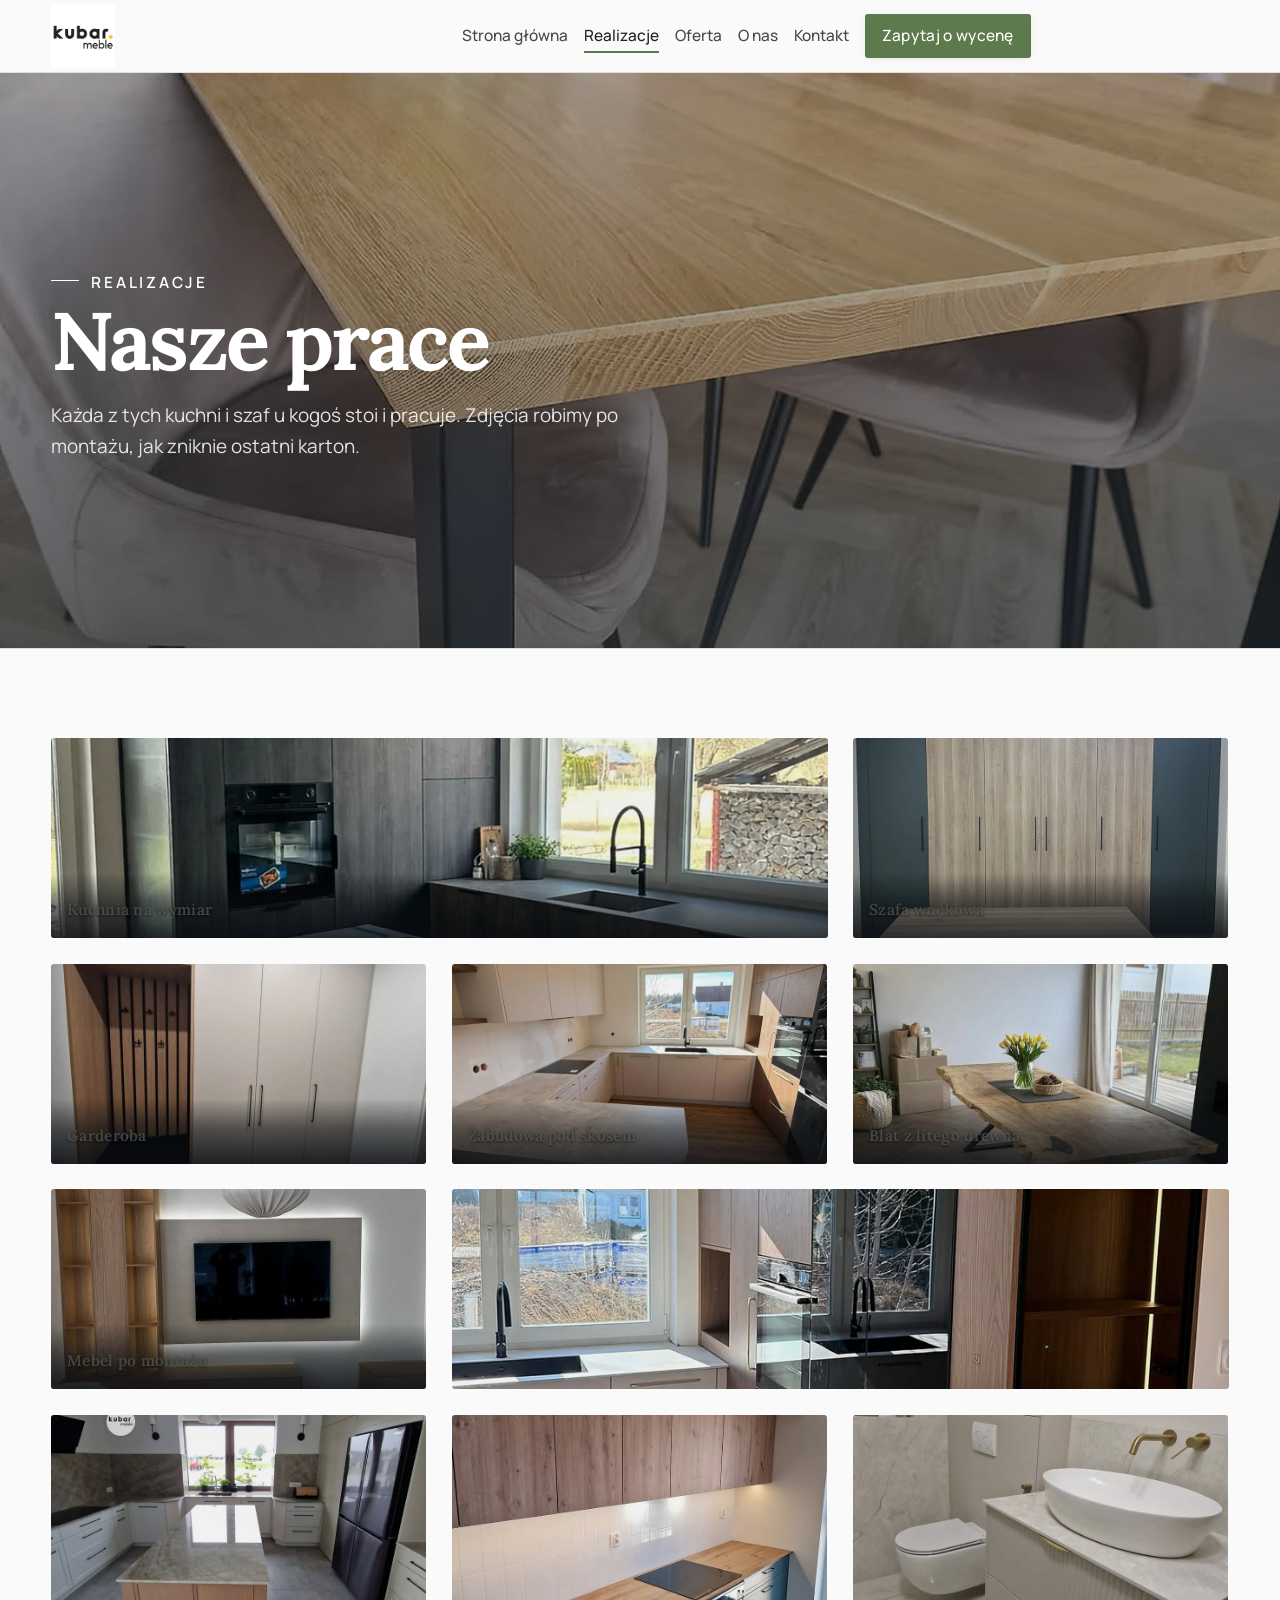
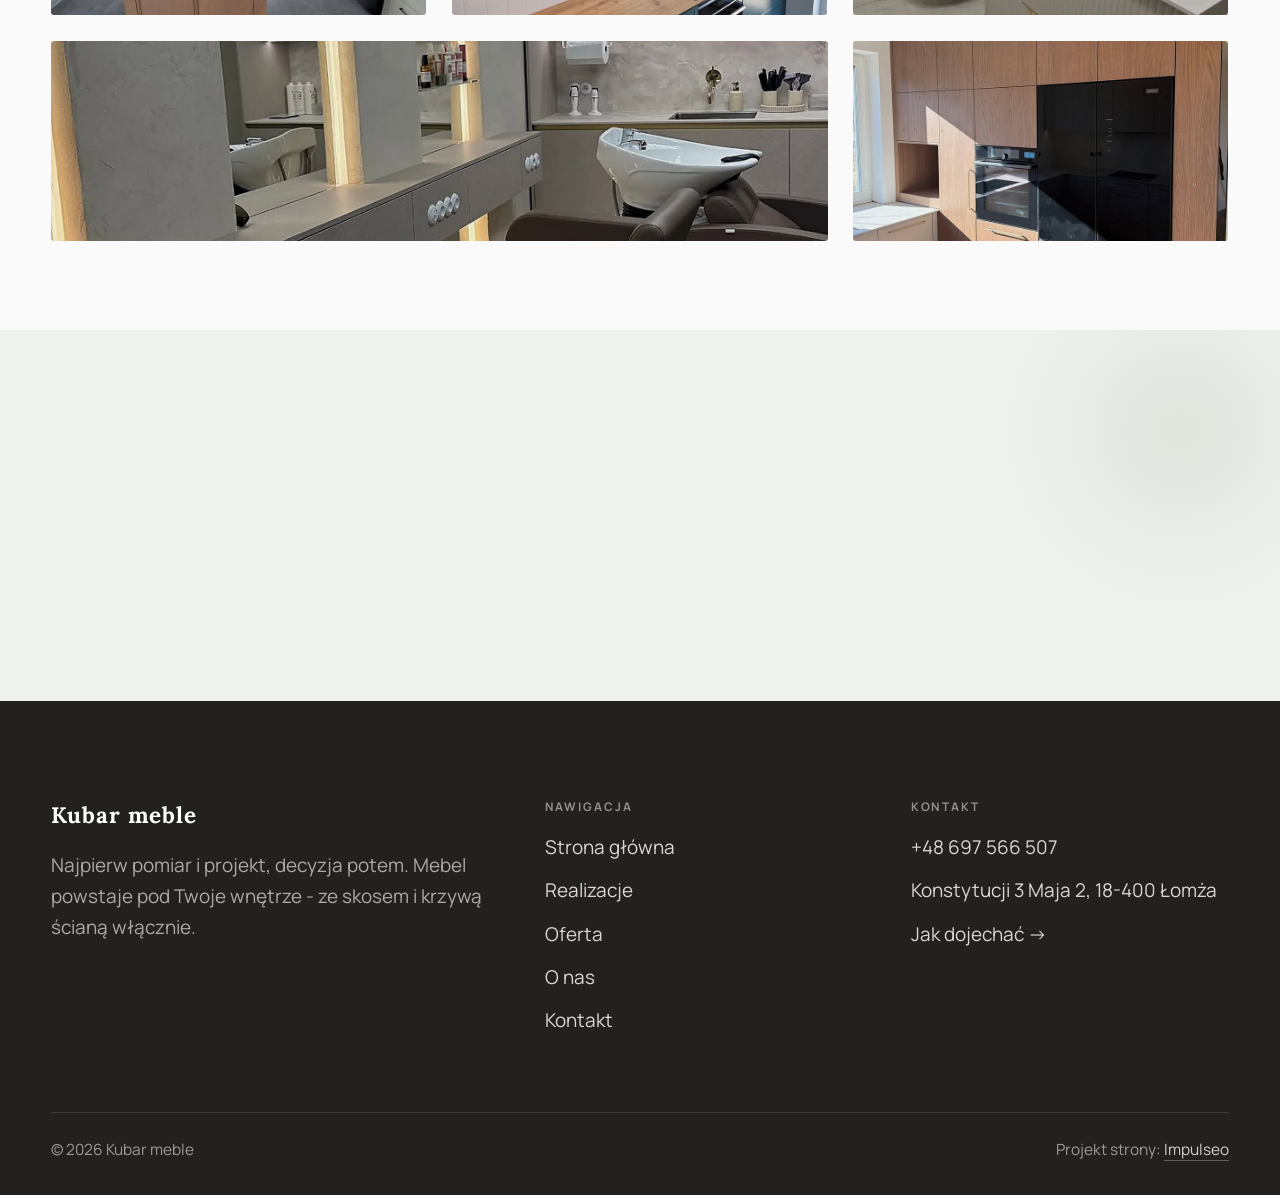
<file: realizacje.html>
<!DOCTYPE html>
<html lang="pl">
<head>
<meta name="robots" content="noindex, nofollow">
<meta charset="UTF-8">
<meta name="viewport" content="width=device-width, initial-scale=1.0">
<title>Realizacje - Kubar meble</title>
<meta name="description" content="Realizacje Kubar meble: Kuchnia na wymiar, Szafa wnękowa, Garderoba, Zabudowa pod skosem, Blat z litego drewna">
<link rel="preconnect" href="https://fonts.googleapis.com">
<link rel="preconnect" href="https://fonts.gstatic.com" crossorigin>
<link href="https://fonts.googleapis.com/css2?family=Lora:wght@500;600;700&family=Manrope:wght@400;500;600&display=swap" rel="stylesheet">
<link rel="stylesheet" href="assets/styles.css?v=1">
</head>
<body>

<header class="nav">
  <div class="wrap nav-inner">
    <a class="brand brand-has-logo" href="index.html"><img class="brand-logo" src="img/logo.jpg" alt="Kubar meble"></a>
    <nav class="nav-links">
      <a href="index.html">Strona główna</a>
      <a href="realizacje.html" class="active">Realizacje</a>
      <a href="oferta.html">Oferta</a>
      <a href="o-nas.html">O nas</a>
      <a href="kontakt.html">Kontakt</a>
      <a href="kontakt.html" class="btn btn-accent">Zapytaj o wycenę</a>
    </nav>
    <button class="nav-toggle" aria-label="Menu"><span></span><span></span><span></span></button>
  </div>
</header>

<section class="pagehead">
  <img src="img/g10.jpg" alt="Kubar meble - Nasze prace">
  <div class="wrap">
    <span class="eyebrow">Realizacje</span>
    <h1>Nasze prace</h1>
    <p>Każda z tych kuchni i szaf u kogoś stoi i pracuje. Zdjęcia robimy po montażu, jak zniknie ostatni karton.</p>
  </div>
</section>
<section>
  <div class="wrap">
    <div class="gallery">
      <div class="tile t-two3 reveal"><img src="img/g1.jpg" alt="Kuchnia na wymiar" loading="lazy"><div class="cap">Kuchnia na wymiar</div></div>
      <div class="tile t-third reveal"><img src="img/g2.jpg" alt="Szafa wnękowa" loading="lazy"><div class="cap">Szafa wnękowa</div></div>
      <div class="tile t-third reveal"><img src="img/g3.jpg" alt="Garderoba" loading="lazy"><div class="cap">Garderoba</div></div>
      <div class="tile t-third reveal"><img src="img/g4.jpg" alt="Zabudowa pod skosem" loading="lazy"><div class="cap">Zabudowa pod skosem</div></div>
      <div class="tile t-third reveal"><img src="img/g5.jpg" alt="Blat z litego drewna" loading="lazy"><div class="cap">Blat z litego drewna</div></div>
      <div class="tile t-third reveal"><img src="img/g6.jpg" alt="Mebel po montażu" loading="lazy"><div class="cap">Mebel po montażu</div></div>
      <div class="tile t-two3 reveal"><img src="img/g7.jpg" alt="Kubar meble" loading="lazy"></div>
      <div class="tile t-third reveal"><img src="img/g8.jpg" alt="Kubar meble" loading="lazy"></div>
      <div class="tile t-third reveal"><img src="img/g9.jpg" alt="Kubar meble" loading="lazy"></div>
      <div class="tile t-third reveal"><img src="img/g11.jpg" alt="Kubar meble" loading="lazy"></div>
      <div class="tile t-two3 reveal"><img src="img/g12.jpg" alt="Kubar meble" loading="lazy"></div>
      <div class="tile t-third reveal"><img src="img/g13.jpg" alt="Kubar meble" loading="lazy"></div>
    </div>
  </div>
</section>
<section class="cta">
  <div class="wrap">
    <div class="reveal">
      <span class="eyebrow">Współpraca</span>
      <h2>Spodobały Ci się nasze prace?</h2>
      <p>Opowiedz, co trzeba zrobić - przygotujemy wycenę dopasowaną do potrzeb.</p>
    </div>
    <div class="cta-actions reveal">
      <a href="kontakt.html" class="btn btn-light">Zapytaj o wycenę <span class="arr">→</span></a>
      <a href="tel:+48697566507" class="btn btn-ghost btn-ghost-cta">+48 697 566 507</a>
    </div>
  </div>
</section>

<footer>
  <div class="wrap">
    <div class="foot-grid">
      <div class="foot-brand">
        <div class="name">Kubar meble</div>
        <p>Najpierw pomiar i projekt, decyzja potem. Mebel powstaje pod Twoje wnętrze - ze skosem i krzywą ścianą włącznie.</p>
      </div>
      <div class="foot-col">
        <h4>Nawigacja</h4>
        <a href="index.html">Strona główna</a>
        <a href="realizacje.html">Realizacje</a>
        <a href="oferta.html">Oferta</a>
        <a href="o-nas.html">O nas</a>
        <a href="kontakt.html">Kontakt</a>
      </div>
      <div class="foot-col">
        <h4>Kontakt</h4>
        <a href="tel:+48697566507">+48 697 566 507</a>
        <p>Konstytucji 3 Maja 2, 18-400 Łomża</p>
        <a href="https://www.google.com/maps?cid=7298388822528380436" target="_blank" rel="noopener">Jak dojechać →</a>
      </div>
    </div>
    <div class="foot-bot">
      <span>© 2026 Kubar meble</span>
      <span>Projekt strony: <a class="foot-credit" href="https://impulseo.pl" target="_blank" rel="noopener">Impulseo</a></span>
    </div>
  </div>
</footer>


<script src="assets/main.js"></script>
</body>
</html>
</file>
<file: assets/styles.css>
/* ============================================================
   STOLBASZ — premium, architektoniczny B2B fit-out
   Jasna paleta, zero brązu. System wg premium-web-craft.
   Projekt strony: Impulseo (impulseo.pl)
   ============================================================ */

:root{
  /* PALETA — jasna, architektoniczna, chłodna */
  --paper:#F3F1EC;          /* główne tło */
  --paper-2:#E6E3DB;        /* sekcje alternatywne (chłodny jasny szary) */
  --paper-3:#E6E3DB;        /* delikatne wypełnienia */
  --ink:#23211E;            /* tekst główny — chłodny grafit */
  --ink-soft:#43403A;       /* nagłówki drugorzędne */
  --muted:#87837A;          /* tekst poboczny */
  --line:rgba(35,33,30,.12);/* hairline */
  --accent:#8A6B3C;         /* stonowany petrol-slate — jedyny akcent */
  --accent-d:#6E5430;
  --accent-soft:rgba(138,107,60,.10);
  --dark:#23211E;           /* sekcje ciemne (stopka/CTA) */

  /* HOVER ZDJĘĆ — JEDEN standard dla całego silnika (decyzja K. 04.08.2026, artefakt z wariantami).
     Delikatny zoom 1.02 + rozjaśnienie. Dawne scale(1.05) ODRZUCONE: skakał kadr.
     Spoczynek lekko przygaszony, ale TYLKO tam, gdzie jest mysz (@media hover:hover) —
     na telefonie zdjęcia zostają w pełnej jasności. */
  --img-zoom:1.02;
  --img-rest:brightness(.95) saturate(.99);
  --img-hot:brightness(1.06) saturate(1.05);
  --img-dur:.55s;

  /* ODSTĘPY — skala 4/8 */
  --space-1:4px; --space-2:8px; --space-3:12px; --space-4:16px; --space-5:24px;
  --space-6:32px; --space-7:48px; --space-8:64px; --space-9:96px; --space-10:128px;

  /* TYPOGRAFIA — fluid clamp() (skala podbita 16.07.2026: większe, czytelniejsze litery — uwaga Adama) */
  --text-sm:clamp(.9rem,.87rem + .12vw,1rem);
  --text-base:clamp(1.08rem,1.04rem + .18vw,1.2rem);
  --text-lg:clamp(1.24rem,1.15rem + .34vw,1.44rem);
  --text-h3:clamp(1.34rem,1.22rem + .55vw,1.66rem);
  --text-h2:clamp(2.1rem,1.66rem + 2.1vw,3.1rem);
  --text-h1:clamp(2.9rem,2.1rem + 4vw,5.1rem);

  /* PROMIENIE — architektoniczne, raczej ostre */
  --r-sm:3px; --r-md:6px; --r-lg:10px;

  /* RUCH */
  --ease:cubic-bezier(.25,.46,.45,.94); --dur:.24s;

  /* CIENIE — miękkie, warstwowe */
  --sh-sm:0 1px 2px rgba(16,24,32,.04), 0 2px 8px rgba(16,24,32,.05);
  --sh-md:0 2px 6px rgba(16,24,32,.05), 0 12px 28px -8px rgba(16,24,32,.12);
  --sh-lg:0 6px 14px rgba(16,24,32,.07), 0 26px 56px -18px rgba(16,24,32,.22);

  --hairline:1px solid var(--line);

  --font-display:'Lora',serif;
  --font-body:'Manrope',sans-serif;
}

*{box-sizing:border-box;margin:0;padding:0}
html{scroll-behavior:smooth}
body{
  font-family:var(--font-body);
  font-size:var(--text-base);
  line-height:1.65;
  color:var(--ink);
  background:var(--paper);
  -webkit-font-smoothing:antialiased;
  text-rendering:optimizeLegibility;
}
img{max-width:100%;display:block}
a{color:inherit;text-decoration:none}

.wrap{width:min(92%,1180px);margin-inline:auto}
section{padding-block:clamp(52px,6.5vw,96px)}

h1,h2,h3{font-family:var(--font-display);font-weight:700;line-height:1.08;letter-spacing:-.02em;color:var(--ink)}
h1{font-size:var(--text-h1);letter-spacing:-.035em}
h2{font-size:var(--text-h2);letter-spacing:-.025em}
h3{font-size:var(--text-h3)}
/* MIARA — długość wiersza. WCAG 2.2 SC 1.4.8: max 80 znaków; Butterick: 45–90.
   68ch daje realnie 72–78 znaków polskiego tekstu, czyli z zapasem pod granicą.
   Wcześniej limit miał TYLKO <p> — <li>, <blockquote> i <dd> nie miały żadnego,
   i to jedyny powód, dla którego 23 bloki na dwóch oddanych stronach jadą po
   83–106 znaków w wierszu (pomiar 07.08.2026, bramka `miara`).
   ⚠️ Listy i definicje ograniczamy TYLKO bez klasy: `ul`/`ol` z klasą to u nas
   układ (siatki kafli, menu), a nie tekst ciągły — tam miarę wyznacza układ. */
:root{ --miara:68ch }
p{max-width:min(100%,var(--miara))}
blockquote,
ul:not([class])>li, ol:not([class])>li,
dl:not([class])>dd{max-width:min(100%,var(--miara))}

/* ⚠️ Świadomie BEZ wyjątku `.tile p,.card p,.svc p{max-width:none}`, choć nasuwa się sam:
   te akapity BYŁY już ograniczone (stare `p{max-width:65ch}`), więc „wyjątek" nie odblokowałby
   niczego nowego — tylko ROZLUŹNIŁ stan sprzed zmiany na wszystkich demach naraz.
   `figcaption` żadna z reguł wyżej nie dotyczy, więc też nie potrzebuje zwolnienia. */

/* ŁAMANIE. `balance` wyrównuje długości wierszy w nagłówku, `pretty` pilnuje ostatniego
   wiersza akapitu, żeby nie został w nim jeden wyraz. Obsługiwane od Chrome 117 /
   Safari 17.5; starsze przeglądarki po prostu ignorują tę własność.
   `text-wrap:pretty` nie występowało dotąd ANI RAZ w silniku ani w repo klientów. */
h1,h2,h3,.lead,.lede{text-wrap:balance}
p,li,blockquote,dd{text-wrap:pretty}

.eyebrow{
  font-family:var(--font-body);
  font-size:var(--text-sm);
  font-weight:600;
  letter-spacing:.18em;
  text-transform:uppercase;
  color:var(--accent);
  display:inline-flex;align-items:center;gap:var(--space-3);
}
/* flex:none + margin-top = kreska trzyma się PIERWSZEJ linii. Wcześniej align-items:center
   centrowało ją względem całego bloku i przy zawinięciu (długi kicker typu
   „…WNĘTRZ · LESZNO · OD 2019") druga linia lądowała z brzydkim wcięciem. */
.eyebrow{align-items:flex-start}
.eyebrow>*,.eyebrow{text-wrap:balance}   /* dlugi kicker lamal sie na sierote typu samo „2019" w drugiej linii */
.eyebrow::before{content:"";width:28px;height:1px;background:var(--accent);display:inline-block;flex:none;margin-top:.62em}

.muted{color:var(--muted)}
.lead{font-size:var(--text-lg);line-height:1.55;color:var(--ink-soft);max-width:50ch}

/* ---------- BUTTONS ---------- */
.btn{
  display:inline-flex;align-items:center;gap:var(--space-2);
  font-weight:600;font-size:var(--text-sm);letter-spacing:.02em;
  padding:var(--space-4) var(--space-6);
  border-radius:var(--r-sm);
  transition:transform var(--dur) var(--ease),box-shadow var(--dur) var(--ease),background var(--dur) var(--ease);
  cursor:pointer;border:1px solid transparent;
}
.btn-accent{background:var(--accent);color:#fff;box-shadow:var(--sh-sm)}
.btn-accent:hover{background:var(--accent-d);transform:translateY(-2px);box-shadow:var(--sh-md)}
.btn-accent:active{transform:translateY(0);box-shadow:var(--sh-sm)}
.btn-ghost{background:transparent;color:var(--ink);border-color:var(--line)}
.btn-ghost:hover{border-color:var(--accent);color:var(--accent);transform:translateY(-2px)}
.btn-light{background:#fff;color:var(--ink);box-shadow:var(--sh-sm)}
.btn-light:hover{transform:translateY(-2px);box-shadow:var(--sh-md)}
.btn .arr{transition:transform var(--dur) var(--ease)}
.btn:hover .arr{transform:translateX(4px)}

/* ---------- NAV ---------- */
.nav{
  position:sticky;top:0;z-index:50;
  background:color-mix(in srgb,var(--paper) 88%,transparent);
  backdrop-filter:saturate(140%) blur(10px);
  border-bottom:var(--hairline);
}
.nav-inner{display:flex;align-items:center;justify-content:space-between;gap:var(--space-5);height:72px}
/* ANTY-NACHODZENIE (K. 05.08.2026): długa nazwa firmy + przycisk z pełnym numerem nie mieściły się w pasku
   i flex ściskał linki PONIŻEJ ich treści - "Kontakt" wchodził na ramkę "Zadzwoń +48 ...". Teraz ustępuje
   nazwa marki (skrót wielokropkiem), a menu i przycisk nigdy się nie kurczą ani nie zachodzą na siebie. */
.brand{display:flex;flex-direction:column;line-height:1;min-width:0;flex:0 1 auto}
.brand .name{font-family:var(--font-display);font-weight:800;font-size:1.35rem;letter-spacing:.04em;white-space:nowrap;overflow:hidden;text-overflow:ellipsis}
.brand .sub{font-size:.62rem;letter-spacing:.34em;text-transform:uppercase;color:var(--muted);margin-top:5px;white-space:nowrap;overflow:hidden;text-overflow:ellipsis}
.nav-links{display:flex;align-items:center;gap:var(--space-6);flex:0 0 auto}
.nav-links a{font-size:var(--text-sm);font-weight:500;color:var(--ink-soft);position:relative;padding-block:4px;white-space:nowrap;transition:color var(--dur) var(--ease)}
.nav-links a::after{content:"";position:absolute;left:0;bottom:0;width:0;height:1.5px;background:var(--accent);transition:width var(--dur) var(--ease)}
.nav-links a:hover,.nav-links a.active{color:var(--ink)}
.nav-links a:hover::after,.nav-links a.active::after{width:100%}
.nav-links .btn{padding:var(--space-2) var(--space-5)}
/* przyciski w nav: właściwy kolor (przebij .nav-links a) + bez podkreślenia */
.nav-links a.btn-accent{color:#fff}
.nav-links a.btn-ghost,.nav-links a.btn-light{color:var(--ink)}
.nav-links a.btn::after{display:none}
.nav-toggle{display:none;background:none;border:none;cursor:pointer;flex-direction:column;gap:5px;padding:8px}
.nav-toggle span{width:24px;height:2px;background:var(--ink);transition:var(--dur)}
/* Ciasny zakres MIĘDZY menu mobilnym a pełnym pulpitem: zbijamy odstępy i nazwę marki,
   żeby wszystko zmieściło się naturalnie, zanim w ogóle dojdzie do skracania wielokropkiem. */
@media(max-width:1280px) and (min-width:921px){
  .nav-links{gap:var(--space-4)}
  .nav-links .btn{padding:var(--space-2) var(--space-4)}
  .brand .name{font-size:1.15rem}
}

/* ---------- HERO (split) ---------- */
.hero{position:relative;overflow:hidden;border-bottom:var(--hairline)}
.hero-grid{display:grid;grid-template-columns:1.05fr .95fr;gap:clamp(24px,4vw,60px);align-items:center;
  padding-block:clamp(36px,4.5vw,64px)}
.hero-copy .eyebrow{margin-bottom:var(--space-5)}
.hero-copy h1{margin-bottom:var(--space-5)}
.hero-copy .lead{margin-bottom:var(--space-7)}
.hero-actions{display:flex;flex-wrap:wrap;gap:var(--space-4)}
.hero-art{position:relative;aspect-ratio:4/3;border-radius:var(--r-lg);overflow:hidden;box-shadow:var(--sh-lg)}
.hero-art img{width:100%;height:100%;object-fit:cover}
.hero-art::after{content:"";position:absolute;inset:0;background:linear-gradient(180deg,transparent 55%,rgba(18,24,28,.28))}
.hero-badge{position:absolute;left:var(--space-5);bottom:var(--space-5);z-index:2;
  background:rgba(252,252,251,.94);backdrop-filter:blur(4px);
  border-radius:var(--r-md);padding:var(--space-4) var(--space-5);box-shadow:var(--sh-md);max-width:78%}
.hero-badge strong{display:block;font-family:var(--font-display);font-size:1rem;letter-spacing:-.01em}
.hero-badge span{font-size:var(--text-sm);color:var(--muted)}

/* ---------- HERO duży / kinowy (strona główna) ---------- */
.hero-cine{position:relative;min-height:clamp(560px,82vh,840px);min-height:clamp(560px,82svh,840px);display:flex;align-items:center;overflow:hidden;border-bottom:var(--hairline)}
.hero-cine>img{position:absolute;inset:0;width:100%;height:100%;object-fit:cover;z-index:0}
.hero-cine::after{content:"";position:absolute;inset:0;z-index:1;
  background:linear-gradient(95deg,rgba(13,18,23,.86) 0%,rgba(13,18,23,.64) 32%,rgba(13,18,23,.24) 62%,rgba(13,18,23,.04) 100%)}
.hero-cine .wrap{position:relative;z-index:2;padding-block:var(--space-8)}
.hero-cine .hero-copy{max-width:660px}
.hero-cine .eyebrow{color:#fff;margin-bottom:var(--space-5)}
.hero-cine .eyebrow::before{background:#fff}
.hero-cine h1{color:#fff;margin-bottom:var(--space-5);font-size:clamp(2.9rem,2rem + 4.4vw,5.2rem);text-wrap:balance}
.hero-cine .lead{color:rgba(255,255,255,.92);max-width:48ch;margin-bottom:var(--space-7)}
.hero-cine .hero-actions{display:flex;flex-wrap:wrap;gap:var(--space-4)}
/* NISKIE OKNO (laptop z dokiem i paskami przeglądarki ma ~700-780 px wysokości widoku):
   H1 do 5.2rem + długi lead nie mieściły się i przyciski wypadały POD krawędź ekranu -
   klient widział stronę bez ani jednego CTA. Skalujemy w dół, zamiast przycinać treść. */
@media(min-width:821px) and (max-height:820px){
  .hero-cine{min-height:clamp(520px,94svh,780px)}
  .hero-cine .wrap{padding-block:var(--space-6)}
  .hero-cine h1{font-size:clamp(2.2rem,1.5rem + 2.6vw,3.6rem);margin-bottom:var(--space-4)}
  .hero-cine .eyebrow{margin-bottom:var(--space-4)}
  .hero-cine .lead{margin-bottom:var(--space-5);max-width:44ch}
}
@media(max-width:680px){
  .hero-cine{min-height:clamp(520px,76vh,640px);min-height:clamp(520px,76svh,640px);align-items:flex-end}
  .hero-cine::after{background:linear-gradient(0deg,rgba(13,18,23,.9) 6%,rgba(13,18,23,.45) 55%,rgba(13,18,23,.25) 100%)}
  .hero-cine .wrap{padding-bottom:var(--space-9)}
  /* TELEFON (~90% oglądających): lead potrafił zająć 8 linii i zepchnąć CTA poza pierwszy ekran.
     Zwężamy interlinię i skalę - treści nie ucinamy, bo to ona sprzedaje. */
  .hero-cine .lead{font-size:.98rem;line-height:1.5;margin-bottom:var(--space-5)}
  .hero-cine .eyebrow{font-size:.72rem;letter-spacing:.13em;margin-bottom:var(--space-4)}
  .hero-cine .eyebrow::before{width:20px}
  .hero-cine h1{margin-bottom:var(--space-4)}
}

/* full-bleed hero variant (podstrony) */
.pagehead{position:relative;min-height:46vh;min-height:46svh;display:flex;align-items:flex-end;overflow:hidden;border-bottom:var(--hairline)}
.pagehead img{position:absolute;inset:0;width:100%;height:100%;object-fit:cover}
.pagehead::after{content:"";position:absolute;inset:0;background:linear-gradient(180deg,rgba(18,24,28,.25),rgba(18,24,28,.62))}
.pagehead .wrap{position:relative;z-index:2;padding-block:var(--space-9);color:#fff}
.pagehead h1{color:#fff;max-width:18ch}
.pagehead .eyebrow{color:#fff}
.pagehead .eyebrow::before{background:#fff}
.pagehead p{color:rgba(255,255,255,.86);margin-top:var(--space-4);max-width:54ch}

/* ---------- STRIP (pasek skrótów / liczby) ---------- */
.strip{background:var(--dark);color:#fff}
/* PASEK HASEŁ — standard 04.08.2026 (decyzja K.): 5 haseł w JEDNYM rzędzie, tekst WYŚRODKOWANY,
   węższe marginesy boczne niż reszta strony (pasek ma iść szerzej), równe wysokości kolumn. */
.strip .wrap{width:min(96%,1440px);display:grid;grid-template-columns:repeat(5,1fr);
  gap:var(--space-5);padding-block:var(--space-7);align-items:stretch}
.strip .item .k{font-family:var(--font-display);font-size:clamp(1.05rem,.82rem + .85vw,1.55rem);
  font-weight:800;letter-spacing:-.02em;color:#fff;line-height:1.18;text-wrap:balance}
.strip .item .v{font-size:var(--text-sm);color:rgba(255,255,255,.66);margin-top:var(--space-2);line-height:1.4}
.strip .item{border-left:2px solid var(--accent);padding-inline:var(--space-4);
  text-align:center;display:flex;flex-direction:column;justify-content:center}
/* liczba kolumn = liczba haseł, żeby ostatnie nie zostawało samo w drugim rzędzie.
   Klasę n-N nadaje multipage.py; domyślnie (bez klasy) pasek jest 5-kolumnowy. */
.strip.n-2 .wrap{grid-template-columns:repeat(2,1fr)}
.strip.n-3 .wrap{grid-template-columns:repeat(3,1fr)}
.strip.n-4 .wrap{grid-template-columns:repeat(4,1fr);gap:var(--space-6)}
.strip.n-4 .item .k{font-size:clamp(1.3rem,1rem + 1.1vw,2rem)}
.strip.n-6 .wrap{grid-template-columns:repeat(6,1fr);gap:var(--space-4)}
.strip.n-6 .item .k{font-size:clamp(.98rem,.8rem + .7vw,1.35rem)}
/* równe łamanie: zamiast "długa linia + jedno słowo" obie linie zbliżonej długości */
.strip .item .k{text-wrap:balance}

/* ---------- SECTION HEAD ---------- */
.head{max-width:48rem;margin-bottom:var(--space-8)}
.head.center{margin-inline:auto;text-align:center}
.head .eyebrow{margin-bottom:var(--space-4)}
.head h2{margin-bottom:var(--space-4)}
.head p{color:var(--muted);font-size:var(--text-lg);line-height:1.55}
.head.center p{margin-inline:auto}

/* ---------- INTRO SPLIT ---------- */
.split{display:grid;grid-template-columns:.92fr 1.08fr;gap:clamp(28px,5vw,80px);align-items:center}
.split.rev{grid-template-columns:1.08fr .92fr}
.split.rev .split-art{order:-1}
.split-art{position:relative;aspect-ratio:5/4;border-radius:var(--r-lg);overflow:hidden;box-shadow:var(--sh-lg)}
.split-art img{width:100%;height:100%;object-fit:cover}
.split-copy h2{margin-bottom:var(--space-5)}
.split-copy p+p{margin-top:var(--space-4)}
.split-copy .btn{margin-top:var(--space-6)}

/* ---------- SERVICES (zakres) ---------- */
.svc-grid{display:grid;grid-template-columns:repeat(auto-fit,minmax(280px,1fr));gap:var(--space-5)}
.svc{background:#fff;border:var(--hairline);border-radius:var(--r-md);padding:var(--space-7) var(--space-6);
  transition:transform var(--dur) var(--ease),box-shadow var(--dur) var(--ease),border-color var(--dur) var(--ease);
  position:relative;overflow:hidden}
.svc::before{content:"";position:absolute;left:0;top:0;width:3px;height:0;background:var(--accent);transition:height var(--dur) var(--ease)}
.svc:hover{transform:translateY(-4px);box-shadow:var(--sh-md);border-color:transparent}
.svc:hover::before{height:100%}
.svc .ic{font-family:var(--font-display);font-size:.8rem;font-weight:700;letter-spacing:.12em;color:var(--accent);margin-bottom:var(--space-4)}
.svc h3{margin-bottom:var(--space-3);font-size:1.22rem}
.svc p{color:var(--muted);font-size:var(--text-base);line-height:1.6}

/* big detailed service rows */
.svc-row{display:grid;grid-template-columns:.8fr 1.2fr;gap:clamp(20px,4vw,60px);align-items:center;padding-block:var(--space-8)}
.svc-row+.svc-row{border-top:var(--hairline)}
.svc-row.rev{grid-template-columns:1.2fr .8fr}
/* Naprzemienny układ wierszy oferty: co drugi wiersz ma zdjęcie po PRAWEJ.
   Było `order:-1` — martwy kod, bo zdjęcie i tak jest pierwszym dzieckiem w HTML,
   więc wszystkie wiersze wyglądały identycznie (zdjęcie zawsze z lewej), a `rev`
   zmieniało tylko szerokość kolumn. Znalezione 29.07.2026 przy różnicowaniu kierunków
   animacji (pomiar pozycji: art.mid 390/502 przy row.mid 756 — zawsze lewa strona). */
.svc-row.rev .svc-row-art{order:2}
.svc-row-art{aspect-ratio:4/3;border-radius:var(--r-md);overflow:hidden;box-shadow:var(--sh-md)}
.svc-row-art img{width:100%;height:100%;object-fit:cover}
.svc-row h3{font-size:1.5rem;margin-bottom:var(--space-4)}
.svc-row .num{font-family:var(--font-display);font-size:.85rem;font-weight:700;letter-spacing:.14em;color:var(--accent);display:block;margin-bottom:var(--space-3)}
.svc-row ul{list-style:none;margin-top:var(--space-4);display:flex;flex-direction:column;gap:var(--space-2)}
.svc-row li{position:relative;padding-left:var(--space-5);color:var(--muted);font-size:var(--text-base)}
.svc-row li::before{content:"";position:absolute;left:0;top:.62em;width:8px;height:1px;background:var(--accent)}

/* ---------- GALLERY (realizacje) ---------- */
.gallery{display:grid;grid-template-columns:repeat(12,1fr);gap:var(--space-4);grid-auto-rows:200px}
/* GALERIA MASONRY — pionowe zdjęcia (portrety beauty/wellness) bez przycinania: kolumny, height auto */
.gallery-masonry{column-count:3;column-gap:var(--space-4)}
@media(max-width:900px){.gallery-masonry{column-count:2}}
@media(max-width:560px){.gallery-masonry{column-count:1}}
.gallery-masonry .m-tile{break-inside:avoid;margin:0 0 var(--space-4);padding:0;position:relative;overflow:hidden;border-radius:var(--r-md);border:1px solid var(--line)}
.gallery-masonry .m-tile img{width:100%;height:auto;display:block}
.gallery-masonry .m-tile .cap{position:absolute;left:0;right:0;bottom:0;padding:var(--space-4);color:#fff;background:linear-gradient(0deg,rgba(0,0,0,.55),transparent);font-size:var(--text-sm)}
.gallery-masonry .m-tile .cap small{display:block;font-weight:400;opacity:.78;letter-spacing:.04em;text-transform:uppercase;font-size:.66rem;margin-top:3px}
.tile{position:relative;overflow:hidden;border-radius:var(--r-md);box-shadow:var(--sh-sm);
  transition:transform var(--dur) var(--ease),box-shadow var(--dur) var(--ease)}
.tile img{width:100%;height:100%;object-fit:cover;
  transition:transform var(--img-dur) var(--ease),filter var(--img-dur) var(--ease)}
.tile:hover{box-shadow:var(--sh-md)}
.tile .cap{position:absolute;left:0;right:0;bottom:0;padding:var(--space-5) var(--space-4) var(--space-4);
  background:linear-gradient(transparent,rgba(18,24,28,.78));color:#fff;
  font-size:var(--text-sm);font-weight:600;letter-spacing:.01em;
  opacity:0;transform:translateY(8px);transition:var(--dur) var(--ease)}
.tile:hover .cap{opacity:1;transform:translateY(0)}
.tile .cap small{display:block;font-weight:400;opacity:.78;letter-spacing:.04em;text-transform:uppercase;font-size:.66rem;margin-top:3px}
/* bento spans */
.t-wide{grid-column:span 6}
.t-tall{grid-column:span 6;grid-row:span 2}
.t-std{grid-column:span 6}
.t-third{grid-column:span 4}
.t-two3{grid-column:span 8}

/* ---------- TRUST / WIARYGODNOŚĆ ---------- */
.trust{background:var(--paper-2)}
.trust-grid{display:grid;grid-template-columns:repeat(auto-fit,minmax(240px,1fr));gap:var(--space-5);margin-top:var(--space-7)}
.trust-card{background:#fff;border-radius:var(--r-md);padding:var(--space-7) var(--space-6);box-shadow:var(--sh-sm);border-top:3px solid var(--accent)}
.trust-card .big{font-family:var(--font-display);font-size:clamp(1.8rem,1.3rem + 1.6vw,2.6rem);font-weight:800;letter-spacing:-.02em;color:var(--ink);line-height:1}
.trust-card h3{font-size:1.12rem;margin:var(--space-3) 0 var(--space-2)}
.trust-card p{color:var(--muted);font-size:var(--text-base);line-height:1.55}

/* ---------- CTA band ---------- */
.cta{background:var(--dark);color:#fff;position:relative;overflow:hidden}
/* telefon w CTA: na ciemnym tle biały (domyślnie), rodziny z JASNYM tłem CTA
   nadpisują to u siebie - wcześniej kolor siedział w stylu inline i wygrywał z rodziną. */
.cta .btn-ghost-cta{color:#fff;border-color:rgba(255,255,255,.3)}
.cta .wrap{display:grid;grid-template-columns:1.4fr .6fr;gap:var(--space-7);align-items:center;position:relative;z-index:2}
.cta h2{color:#fff;max-width:20ch}
.cta p{color:rgba(255,255,255,.74);margin-top:var(--space-4)}
.cta-actions{display:flex;flex-direction:column;gap:var(--space-3);align-items:flex-start}
.cta::before{content:"";position:absolute;right:-80px;top:-80px;width:360px;height:360px;border-radius:50%;
  background:radial-gradient(circle,var(--accent-soft),transparent 70%)}

/* ---------- CONTACT ---------- */
.contact-grid{display:grid;grid-template-columns:.85fr 1.15fr;gap:clamp(28px,4vw,56px);align-items:start}
.info-list{display:flex;flex-direction:column;gap:var(--space-2)}
.info-row{display:flex;gap:var(--space-4);align-items:flex-start;padding-block:var(--space-4);border-bottom:var(--hairline)}
.info-row .ic{flex:none;width:42px;height:42px;display:grid;place-items:center;border-radius:50%;
  background:var(--accent-soft);color:var(--accent);font-size:1.05rem}
.info-row .lbl{font-size:.72rem;letter-spacing:.14em;text-transform:uppercase;color:var(--muted)}
.info-row .val{font-weight:600;font-size:var(--text-base);margin-top:2px}
.info-row a.val:hover{color:var(--accent)}
.map{border:none;border-radius:var(--r-lg);box-shadow:var(--sh-md);width:100%;height:100%;min-height:380px;filter:grayscale(.2) contrast(1.02)}
.form{background:#fff;border:var(--hairline);border-radius:var(--r-lg);padding:clamp(24px,3vw,40px);box-shadow:var(--sh-sm)}
.form .fld{margin-bottom:var(--space-5)}
.form label{display:block;font-size:var(--text-sm);font-weight:600;margin-bottom:var(--space-2)}
.form input,.form textarea{width:100%;font-family:inherit;font-size:var(--text-base);color:var(--ink);
  padding:var(--space-4);border:var(--hairline);border-radius:var(--r-sm);background:var(--paper);transition:border-color var(--dur)}
.form input:focus,.form textarea:focus{outline:none;border-color:var(--accent);background:#fff}
.form textarea{resize:vertical;min-height:120px}
.form .note{font-size:var(--text-sm);color:var(--muted);margin-top:var(--space-3)}

/* ---------- FOOTER ---------- */
footer{background:var(--dark);color:#fff;padding-block:var(--space-9) var(--space-6)}
.foot-grid{display:grid;grid-template-columns:1.4fr 1fr 1fr;gap:var(--space-7);margin-bottom:var(--space-8)}
.foot-brand .name{font-family:var(--font-display);font-weight:800;font-size:1.4rem;letter-spacing:.04em}
.foot-brand p{color:rgba(255,255,255,.62);margin-top:var(--space-4);font-size:var(--text-base);max-width:38ch}
.foot-col h4{font-size:.74rem;letter-spacing:.16em;text-transform:uppercase;color:rgba(255,255,255,.5);margin-bottom:var(--space-4)}
.foot-col a,.foot-col p{display:block;color:rgba(255,255,255,.82);font-size:var(--text-base);margin-bottom:var(--space-3)}
.foot-col a:hover{color:#fff}
.foot-bot{border-top:1px solid rgba(255,255,255,.12);padding-top:var(--space-5);display:flex;justify-content:space-between;flex-wrap:wrap;gap:var(--space-3);
  font-size:var(--text-sm);color:rgba(255,255,255,.55)}
.foot-bot a:hover{color:#fff}
/* Podpis w stopce = klikalny link do impulseo.pl (31.07.2026). Ma być WIDOCZNIE klikalny,
   ale nie krzyczeć - stąd sam kolor jaśniejszy + delikatne podkreślenie na najeździe. */
.foot-bot a.foot-credit{color:rgba(255,255,255,.78);text-decoration:none;border-bottom:1px solid rgba(255,255,255,.28)}
.foot-bot a.foot-credit:hover{color:#fff;border-bottom-color:#fff}

/* ---------- REVEAL ---------- */
.reveal{opacity:0;transform:translateY(22px);transition:opacity .6s var(--ease),transform .6s var(--ease)}
.reveal.in{opacity:1;transform:none}

/* ---------- RESPONSIVE ---------- */
@media(max-width:920px){
  .hero-grid,.split,.split.rev,.svc-row,.svc-row.rev,.cta .wrap,.contact-grid,.foot-grid{grid-template-columns:1fr}
  .split.rev .split-art,.svc-row.rev .svc-row-art{order:0}
  .hero-art{aspect-ratio:16/10;max-height:420px}
  .strip .wrap,.strip.n-2 .wrap,.strip.n-3 .wrap,.strip.n-4 .wrap,.strip.n-6 .wrap{grid-template-columns:repeat(2,1fr);gap:var(--space-6)}
  .strip .item .k,.strip.n-6 .item .k{font-size:clamp(1.3rem,1.1rem + 1vw,2rem)}
  .gallery{grid-auto-rows:180px}
  .t-wide,.t-tall,.t-std,.t-third,.t-two3{grid-column:span 6}
  .t-tall{grid-row:span 1}
  .cta-actions{flex-direction:row;flex-wrap:wrap}
  .foot-grid{gap:var(--space-6)}
}
@media(max-width:680px){
  .nav-links{position:fixed;inset:72px 0 auto 0;background:var(--paper);flex-direction:column;align-items:stretch;
    gap:0;padding:var(--space-4) 6%;border-bottom:var(--hairline);box-shadow:var(--sh-md);
    transform:translateY(-120%);transition:transform var(--dur) var(--ease)}
  .nav-links.open{transform:translateY(0)}
  .nav-links a{padding-block:var(--space-4);border-bottom:var(--hairline)}
  .nav-links .btn{margin-top:var(--space-3);justify-content:center}
  .nav-toggle{display:flex}
  .strip .wrap,.strip.n-2 .wrap,.strip.n-3 .wrap,.strip.n-4 .wrap,.strip.n-6 .wrap{grid-template-columns:1fr}
  .gallery{grid-template-columns:repeat(6,1fr)}
  .foot-grid{grid-template-columns:1fr}
}
@media(prefers-reduced-motion:reduce){
  *{animation-duration:.01ms!important;transition:none!important}
  .reveal{opacity:1!important;transform:none!important}
  html{scroll-behavior:auto}
}

/* ============================================================
   PREMIUM LAYER — destylat deep-researchu branż (anty-AI, spokój).
   Zmienne STOLBASZ (--accent/--ink/--paper/--line/--dark). Ruch ledwo
   zauważalny, krzywa cubic-bezier(.16,.84,.44,1); prefers-reduced-motion
   pokryte blanketem wyżej. Karty hairline zamiast cieni = #1 sygnał „nie-AI".
   ============================================================ */

/* więcej oddechu między sekcjami (liderzy: 110-130px) */
section{padding-block:clamp(64px,8vw,128px)}

/* 1) Aksamitny reveal — dłuższa, miękka krzywa zamiast „skoku" */
.reveal{transition:opacity .9s cubic-bezier(.16,.84,.44,1),transform .9s cubic-bezier(.16,.84,.44,1);will-change:opacity,transform}
/* stagger TYLKO w galerii (tam pozycja = porządek dzieci) */
.gallery .reveal:nth-child(2){transition-delay:.07s}
.gallery .reveal:nth-child(3){transition-delay:.14s}
.gallery .reveal:nth-child(4){transition-delay:.21s}
.gallery .reveal:nth-child(5){transition-delay:.28s}
.gallery .reveal:nth-child(6){transition-delay:.35s}

/* 2) Hero STATYCZNY na .hero-cine — Ken Burns CAŁKIEM WYŁĄCZONY 26.06 (3. zgłoszenie Szymona).
   GENEZA: animowanie scale na <img> hero z teksturami (cegły/framugi) re-samplinguje obraz
   klatka po klatce → na części ekranów drobne drganie/shimmer = „heroshot się trzęsie".
   translateY usunięto wcześniej, scale-only + will-change/GPU NIE wystarczyły do GWARANCJI gładkości.
   Krzysztof zażądał pewności („make sure, że błąd się nie pojawi") > efekt. Zero animacji = 0% drgania.
   Delikatny zoom zostaje TYLKO w pełnoekranowych hero gastro/studio (hg-bg/hs-bg — tło, inny
   mechanizm, chwalone, nigdy nie zgłaszane). NIE wracać do KB na .hero-cine bez realnego testu
   na sprzęcie klienta — to ryzyko regresji „trzęsienia”. */
/* BEZPIECZNY "wow" na hero = jednorazowy FADE-IN (opacity), nie zoom.
   opacity nie dotyka bitmapy → gładkie na KAŻDYM zdjęciu/ekranie/GPU, zero ryzyka migotania.
   Geometryczny ruch (scale/translate) na .hero-cine jest ZAKAZANY (bramka pilnuje). */
@keyframes heroFade{from{opacity:0}to{opacity:1}}
.hero-cine>img{transform:none;animation:heroFade 1.1s ease-out both}

/* 3) Akcentowy hairline pod nagłówkiem sekcji, który „rysuje się" przy wejściu */
.head h2{position:relative;padding-bottom:18px}
.head h2::after{content:"";position:absolute;left:0;bottom:0;height:1px;width:0;background:var(--accent);transition:width 1s cubic-bezier(.16,.84,.44,1) .15s}
.head.center h2::after{left:50%;transform:translateX(-50%)}
.head.reveal.in h2::after,.head.center.reveal.in h2::after{width:54px}

/* 4) Karty HAIRLINE zamiast cieni/zaokrągleń (najmocniejszy anty-AI detal) */
.svc{background:transparent;border:1px solid var(--line);border-radius:var(--r-sm);box-shadow:none}
.svc:hover{box-shadow:none;border-color:var(--accent);transform:translateY(-3px)}
.trust-card{background:transparent;box-shadow:none;border:1px solid var(--line);border-top:2px solid var(--accent);border-radius:var(--r-sm)}
.tile{box-shadow:none;border-radius:var(--r-sm)}
.tile:hover{box-shadow:none}

/* 5) Sticky-nav kondensuje się po przewinięciu (sygnał dopracowania) */
.nav{transition:box-shadow .4s ease,background .4s ease}
.nav.is-stuck{box-shadow:0 1px 0 var(--line),0 14px 30px -24px rgba(0,0,0,.45)}
.nav-inner{transition:height .35s var(--ease)}
.nav.is-stuck .nav-inner{height:60px}

/* 6) MANIFESTO — pełnoekranowy cytat-bohater (zastępuje generyczne „Dlaczego my") */
.manifesto{background:var(--paper-2);text-align:center}
.manifesto .wrap{max-width:60rem}
.manifesto p{font-family:var(--font-display);font-style:italic;font-size:clamp(1.6rem,1rem + 2.4vw,2.8rem);line-height:1.32;color:var(--ink-soft);margin-inline:auto;max-width:26ch;position:relative;padding-top:var(--space-8)}
.manifesto p::before{content:"";position:absolute;top:0;left:50%;transform:translateX(-50%);width:54px;height:1px;background:var(--accent)}
.manifesto p span{color:var(--accent);font-style:italic}

/* 7) GATEWAYS — 3 duże bramy-zdjęcia (zamiast paska menu usług) */
.gateways{display:grid;grid-template-columns:repeat(3,1fr);gap:var(--space-4)}
.gateway{position:relative;aspect-ratio:3/4;overflow:hidden;border-radius:var(--r-sm);display:block}
.gateway img{width:100%;height:100%;object-fit:cover;
  transition:transform var(--img-dur) var(--ease),filter var(--img-dur) var(--ease)}
.gateway::after{content:"";position:absolute;inset:0;background:linear-gradient(180deg,transparent 38%,rgba(18,24,28,.74))}
/* ===== HOVER ZDJĘĆ — jedno miejsce dla WSZYSTKICH kafli ze zdjęciem (K. 04.08.2026) ===== */
@media(hover:hover){
  .tile img,.gateway img,.m-tile img{filter:var(--img-rest)}
  .tile:hover img,
  .gateway:hover img,
  .m-tile:hover img{transform:scale(var(--img-zoom));filter:var(--img-hot)}
}
.m-tile img{transition:transform var(--img-dur) var(--ease),filter var(--img-dur) var(--ease)}
.gateway .g-ttl{position:absolute;left:0;right:0;bottom:0;z-index:2;padding:var(--space-6) var(--space-5);color:#fff;font-family:var(--font-display);font-size:1.45rem;letter-spacing:-.01em;line-height:1.15}
.gateway .g-ttl small{display:block;font-family:var(--font-body);font-size:var(--text-sm);font-weight:400;opacity:.82;letter-spacing:.03em;margin-top:5px}
@media(max-width:760px){.gateways{grid-template-columns:1fr}.gateway{aspect-ratio:16/10}}

/* 8) LOGO klienta w nagłówku (gdy podane --logo) */
/* 52px domyślnie (feedback Bartka 06.07.2026: 40px ginęło, uwaga padła 3x; ~56px sprawdzone na żywym demie anna-borowiec-makeup) */
.brand-logo{height:64px;width:auto;max-width:300px;object-fit:contain;display:block}
.nav.is-stuck .brand-logo{height:52px}
@media(max-width:680px){.brand-logo{height:46px;max-width:210px}}


/* === RWD: nagłówki na wąskich ekranach (dodane 17.07.2026 razem z fixem clamp) ===
   Po przywróceniu działania clamp() dolna granica --text-h1 (2.9rem) rozpychała
   dokument przy długich polskich słowach na telefonach. Tu ją zjeżdżamy. */
@media (max-width:560px){
  :root{
    --text-h1:clamp(1.9rem, 1.15rem + 4.4vw, 2.7rem);
    --text-h2:clamp(1.5rem, 1rem + 3vw, 2.1rem);
  }
  .hero-cine h1{font-size:clamp(1.9rem, 1.15rem + 4.4vw, 2.7rem)}
  h1,h2{overflow-wrap:break-word}
}

/* GODZINY (godziny_grid z briefu) — dzień po lewej, godziny po prawej. Wcześniej BRAK stylu
   powodował sklejenie "Poniedziałek-Piątek8:00-20:00" (dodane 2026-07-21). Neutralne dla dem bez grafiku. */
.godz{display:flex;flex-direction:column;gap:2px;max-width:440px;margin-top:8px}
.godz-row{display:flex;justify-content:space-between;align-items:baseline;gap:24px;padding:10px 0;border-bottom:1px solid var(--line)}
.godz-row:last-child{border-bottom:0}
.godz-row b{font-weight:600;color:var(--ink)}
.godz-row span{color:var(--muted);white-space:nowrap}

/* === FAQ (lekcja 08.08.2026) ===
   Sekcja faq_klinika() trafia NIE tylko do rodziny „klinika" (multipage.py: także układ FACHOWCY),
   a style leżały wyłącznie w families/klinika.css — u hydraulika/dekarza FAQ renderowało się jako
   goła lista <details> z domyślnym trójkącikiem przeglądarki (wpadka: demo Instalatorstwo Gała).
   Dlatego baza. Rodzina może to nadpisać na wierzchu. */
.faq-list{max-width:48rem;margin:var(--space-8) auto 0;display:flex;flex-direction:column;gap:var(--space-3)}
.faq-item{border:1px solid var(--line);border-radius:var(--r-md);background:var(--paper);padding:var(--space-4) var(--space-5)}
.faq-item summary{font-family:var(--font-display);font-weight:600;color:var(--ink);cursor:pointer;list-style:none;display:flex;justify-content:space-between;gap:1rem}
.faq-item summary::-webkit-details-marker{display:none}
.faq-item summary::after{content:"+";color:var(--accent-d);font-weight:700;font-size:1.2rem;line-height:1}
.faq-item[open] summary::after{content:"-"}
.faq-item p{color:var(--ink-soft);font-size:var(--text-base);line-height:1.6;margin:var(--space-3) 0 0}

/* === rodzina: rzemioslo === */
/* ============================================================
   RODZINA: RZEMIOSŁO — stolarstwo, meble na wymiar, kamieniarstwo,
   granit, parapety, wnętrza premium (skórki: wood, stone, lux, modern).

   GENEZA (05.08.2026): ta rodzina była zmapowana w multipage.py (FAMILY),
   ale NIE MIAŁA pliku wyglądu — a silnik dokleja go tylko, jeśli istnieje.
   Skutek: meble, stolarka i kamieniarstwo dostawały NAJUBOŻSZY wariant
   strony w całym silniku (goły base), podczas gdy „fachowcy" mieli 181 linii
   wzbogacenia. Licznik próśb @claude (zmiany-raport.py) pokazał to jako
   największe skupisko skarg: „zrób w stylu Murago", „to jest strasznie
   monotonne i nudne", „przyłóż się", „proporcje się nie zgadzają, zbyt mały
   tekst", „układ naprzemienny", „mało przestrzeni zapełnionej".

   IDEA: rzemiosło sprzedaje się MATERIAŁEM i DETALEM, nie szybkością dojazdu.
   Stąd: duże kadry, powietrze wokół treści, editorial zamiast kart z ramkami,
   naprzemienny rytm sekcji. Zero nowych klas HTML — stylujemy to, co silnik
   już generuje (split / gateways / gallery / hero-cine), więc plik jest
   w 100% addytywny: nie dotyka innych rodzin i nie wymaga zmian w Pythonie.

   ⚠️ NIE RUSZAĆ: paska haseł (.strip .k/.v — reguła K. z 04.08: 5 obok siebie,
   wyśrodkowane) ani hoveru zdjęć (zoom 1.02 z base.css). Oba są ustalone.
   ============================================================ */

/* --- HERO: więcej powietrza, mocniejszy kontrast wielkości ---------------
   Agata/Mateusz wielokrotnie: „zbyt mały tekst", „mało przestrzeni".
   Rzemiosło znosi duży, spokojny nagłówek — to nie jest strona awaryjna. */
.hero-copy .lead{max-width:52ch;font-size:var(--text-lg);line-height:1.6}
.hero-copy h1{letter-spacing:-.025em;line-height:1.02}
.hero-copy .eyebrow{letter-spacing:.24em}
.hero-actions{margin-top:var(--space-7)}

/* --- SPLIT: rytm naprzemienny --------------------------------------------
   Mateusz wprost: „Zakres usług ma mieć układ naprzemienny". Co druga sekcja
   split odwraca kolumny — obraz raz z lewej, raz z prawej. Na wąskim ekranie
   kolejność wraca do naturalnej (opis pod zdjęciem). */
.split{gap:clamp(var(--space-6),5vw,var(--space-9));align-items:center}
.split:nth-of-type(even) .split-art{order:2}
.split:nth-of-type(even) .split-copy{order:1}
.split-copy h2{margin-bottom:var(--space-4)}
.split-copy p{max-width:56ch;line-height:1.7}
.split-art img{border-radius:var(--r-md)}
@media (max-width:860px){
  .split:nth-of-type(even) .split-art,
  .split:nth-of-type(even) .split-copy{order:initial}
}

/* --- GATEWAYS (kafle „Meble / Kuchnie / Szafy") --------------------------
   ⚠️ NIE STYLUJEMY. Sprawdzone wzrokowo 05.08.2026: .gateway to NIE karta
   tekstowa, tylko link-kafel ze zdjęciem (aspect-ratio 3/4, gradient, tytuł
   w bezwzględnym pozycjonowaniu na dole). Próba zrobienia z nich „editorial"
   (hairline + padding + przezroczyste tło) rozbiła komponent: kreski wisiały
   w pustce nad zdjęciami. Base.css robi to dobrze - zostawiamy.
   Jedyne, co dokładamy, to więcej powietrza między kaflami. */
.gateways{gap:var(--space-5)}

/* --- GALERIA: materiał na pierwszym planie -------------------------------
   Rzemiosło ocenia się z bliska, więc podnosimy rangę PODPISU (co to za
   materiał, co za detal) i dajemy kadrom trochę oddechu.
   ⚠️ CELOWO NIE ruszamy siatki galerii: silnik ma własny system proporcji
   (.tile z t-third / t-two3 + masonry dla zdjęć pionowych — patrz reguła
   „dopasuj proporcje"). Nadpisanie grid-template-columns rozjechałoby kadry. */
.gallery{gap:clamp(var(--space-4),2vw,var(--space-6))}
.gallery .cap{font-family:var(--font-display);font-size:var(--text-sm);
  letter-spacing:.02em;color:var(--ink-soft);margin-top:var(--space-3)}

/* --- SEKCJE: więcej światła ---------------------------------------------
   Wspólny mianownik skarg „mało przestrzeni" / „monotonne": sekcje siedziały
   zbyt ciasno, przez co wszystko zlewało się w jeden blok. */
section{padding-block:clamp(var(--space-8),7vw,var(--space-10))}
.head{max-width:64ch}
.head h2{letter-spacing:-.02em;line-height:1.08}
.head p{color:var(--muted);font-size:var(--text-lg);line-height:1.6;margin-top:var(--space-4)}
.head .eyebrow{margin-bottom:var(--space-4)}

/* --- CTA: bez krzyku ----------------------------------------------------- */
/* ⚠️ Tło CTA jest tu JASNE, a base.css ustawia .cta{color:#fff} - bez podmiany
   koloru tekst robi się biały na kremowym tle (kontrast 1.05, napis znika).
   Wykryte na demie Meble Seweryn 08.08.2026 - dotyczyło całej rodziny rzemioslo. */
.cta{background:var(--paper-2);color:var(--ink)}
.cta h2{letter-spacing:-.02em;color:var(--ink)}
.cta p{color:var(--muted)}
.cta .eyebrow{color:var(--accent)}
.cta .btn-light{background:var(--accent);color:#fff}
.cta .btn-ghost,.cta .btn-ghost-cta{color:var(--ink);border-color:var(--line)}
.cta-actions{margin-top:var(--space-6)}

/* ⚠️ Pasek haseł pod hero (.strip > .item > .k/.v) NIE jest tu stylowany
   świadomie - rządzi nim reguła z 04.08.2026 (5 haseł obok siebie,
   wyśrodkowane, równa wysokość) zapisana w base.css. Nie dublować. */

/* === MOTION LAYER v2 (silnik) === */
/* ============================================================
   MOTION LAYER v2 — warstwa RUCHU wspólna dla wszystkich rodzin (2026-07-26)
   ------------------------------------------------------------
   PO CO: dema były technicznie poprawne, ale statyczne („za mało efektowne",
   K. 26.07). Ta warstwa dokłada to, co dziś odróżnia stronę premium od
   porządnej: maskowane wejście nagłówków, zdjęcia odsłaniane kurtyną + zoom-out,
   parallax sterowany scrollem (CSS scroll-driven, zero JS w pętli scrolla),
   płynne przejścia MIĘDZY podstronami (View Transitions), stagger siatek.

   ZASADY BEZPIECZEŃSTWA (wynikają z realnych wpadek — NIE łamać):
   1. ⛔ ZERO ruchu geometrycznego na `.hero-cine>img` — skalowanie teksturowanej
      bitmapy = shimmer („heroshot się trzęsie", 3x Szymon). Hero rusza się TYLKO
      tekstem i tylko raz. Bramka predeploy tego pilnuje.
   2. Stan początkowy (ukrycie) ustawia ZAWSZE JavaScript przez klasę `.mt-on`
      na <html>. Bez JS / przy błędzie JS strona wygląda dokładnie jak przed tą
      warstwą — nigdy pusty ekran (wpadka Zmalovane 29.06).
   3. Używamy osobnych właściwości `scale:` / `translate:` zamiast `transform:` —
      dzięki temu wejście NIE kasuje istniejących hoverów (które jadą na transform).
   4. Każdy efekt „drogi" (parallax) tylko desktop + tylko gdy przeglądarka umie
      scroll-driven animations. Mobile dostaje sam fade/mask (bateria, jank).
   5. prefers-reduced-motion wyłącza wszystko (blanket w base.css + własne guardy).
   ============================================================ */

:root{
  --mt-ease:cubic-bezier(.16,.84,.44,1);
  --mt-step:70ms;          /* odstęp między kolejnymi elementami siatki */
}

/* ---------- 1) STAGGER — kolejne elementy siatki wchodzą po sobie ----------
   JS ustawia --i (numer w grupie). Podbita specyficzność (:nth-child(n)) bije
   sztywne delaye galerii z base.css, nie ruszając tamtego pliku. */
.reveal{transition-delay:calc(var(--i,0) * var(--mt-step))}
.gallery .reveal:nth-child(n),
.gateways .reveal:nth-child(n),
.svc-grid .reveal:nth-child(n){transition-delay:calc(var(--i,0) * var(--mt-step))}

/* dłuższy, bardziej „aksamitny" dojazd + delikatny zoom-out całej karty */
.mt-on .reveal{transition-duration:1s,1s}

/* ---------- 2) NAGŁÓWKI — wjazd linia po linii zza maski ----------
   JS dzieli tekst na realne linie (po pomiarze) i owija w .mt-line>i.
   Efekt „szuflady": litery wjeżdżają z dołu, obcięte krawędzią linii. */
/* 27.07.2026: zapas .08em był za mały - JS mierzy linie ZANIM doładuje się webfont, więc po
   podmianie fontu tekst rośnie i maska ucina dolną część linii (na telefonie widać było ucięte
   „pomiaru po montaż." nachodzące na akapit). Większy zapas + maska znika po wjeździe,
   bo wtedy nie jest już do niczego potrzebna. */
.mt-lines .mt-line{display:block;overflow:hidden;padding-bottom:.2em;margin-bottom:-.2em}
.mt-lines.mt-in .mt-line{animation:mt-unmask 0s linear 1.4s forwards}
@keyframes mt-unmask{to{overflow:visible}}
.mt-lines .mt-line > i{
  display:block;font-style:inherit;
  translate:0 108%;
  transition:translate 1.05s var(--mt-ease) var(--mt-d,0s);
}
.mt-lines.mt-in .mt-line > i{translate:0 0}

/* wariant awaryjny (nagłówek ma zagnieżdżony markup → nie dzielimy na linie) */
.mt-fade{opacity:0;translate:0 18px;transition:opacity .9s var(--mt-ease) var(--mt-d,0s),translate .9s var(--mt-ease) var(--mt-d,0s)}
.mt-fade.mt-in{opacity:1;translate:0 0}

/* ---------- 3) ZDJĘCIA — odsłanianie „kurtyną" + zoom-out do naturalnej skali ----
   clip-path jedzie od dołu do góry, jednocześnie obraz schodzi z 1.10 do 1.
   Uwaga: `scale:` (nie transform) → hover .tile:hover img{transform:scale(var(--img-zoom))}
   nadal działa i nie kłóci się z wejściem (standard hoveru: base.css, K. 04.08.2026). */
.mt-on .mt-ph > img,
.mt-on .mt-ph > picture > img{
  clip-path:inset(0 0 100% 0);
  scale:1.10;
  transition:clip-path 1.15s var(--mt-ease) var(--mt-d,0s),
             scale 1.6s var(--mt-ease) var(--mt-d,0s);
}
.mt-on .mt-ph.in > img,
.mt-on .in .mt-ph > img,
.mt-on .mt-ph.mt-in > img,
.mt-on .mt-ph.in > picture > img,
.mt-on .in .mt-ph > picture > img{clip-path:inset(0 0 0 0);scale:1}

/* ---------- 3b) KIERUNEK KURTYNY — RÓŻNICOWANY (29.07.2026, pomysł K.) ----------
   Było: KAŻDE zdjęcie na stronie odsłaniało się identycznie, z góry w dół. Przy 15 zdjęciach
   ten sam ruch 15 razy czyta się jak szablon.

   Research (Emil Kowalski „The Magic of Clip Path" + praktyka scroll-reveal):
   reveal ma być ODSŁONIĘCIEM treści, nie ozdobą — więc kierunek nie może być losowy.
   Losowanie przy każdym wejściu sprawia, że ta sama sekcja zachowuje się inaczej po powrocie
   i strona robi się nerwowa. Dlatego kierunek wynika Z UKŁADU (deterministycznie):

   • zdjęcie OBOK TEKSTU (split/oferta)  → kurtyna pozioma, jedzie OD STRONY TEKSTU ku zdjęciu:
     oko już tam wędruje, więc ruch kontynuuje czytanie zamiast z nim walczyć;
   • KAFLE W SIATCE  → lustrzanie: lewa kolumna odsłania się od lewej, prawa od prawej,
     środek pionowo. Siatka „otwiera się" na zewnątrz, zamiast 6 razy powtórzyć ten sam gest;
   • pojedyncze zdjęcie w treści → pionowo (zgodnie z kierunkiem przewijania).

   Jedna scena = jeden spójny system, nigdy 4 różne kierunki obok siebie.
   Technicznie: tylko clip-path + scale (kompozytor, bez layoutu), ten sam czas i easing
   co dotąd — zmienia się WYŁĄCZNIE oś. */
.mt-on .mt-ph[data-dir="right"] > img,
.mt-on .mt-ph[data-dir="right"] > picture > img{clip-path:inset(0 100% 0 0)}   /* widać najpierw lewą krawędź */
.mt-on .mt-ph[data-dir="left"] > img,
.mt-on .mt-ph[data-dir="left"] > picture > img{clip-path:inset(0 0 0 100%)}    /* widać najpierw prawą krawędź */
.mt-on .mt-ph[data-dir="up"] > img,
.mt-on .mt-ph[data-dir="up"] > picture > img{clip-path:inset(100% 0 0 0)}      /* wychodzi z dołu do góry */
.mt-on .mt-ph[data-dir] .in > img,
.mt-on .mt-ph[data-dir].in > img,
.mt-on .in .mt-ph[data-dir] > img,
.mt-on .mt-ph[data-dir].mt-in > img,
.mt-on .mt-ph[data-dir].in > picture > img,
.mt-on .in .mt-ph[data-dir] > picture > img{clip-path:inset(0 0 0 0)}
/* dryf skali w OSI kurtyny — obraz „dojeżdża" w tę samą stronę, w którą się odsłania.
   Bez tego pozioma kurtyna przy pionowym zoomie wygląda jak dwa niezgrane ruchy. */
.mt-on .mt-ph[data-dir="right"] > img{transform-origin:left center}
.mt-on .mt-ph[data-dir="left"] > img{transform-origin:right center}
.mt-on .mt-ph[data-dir="up"] > img{transform-origin:center bottom}

/* podpis kafla — delikatnie widoczny od razu, pełny na hover (mniej „martwych" kafli) */
.mt-on .tile .cap{opacity:.001}
.mt-on .tile.in .cap{opacity:.9;translate:0 0;transform:none}
.mt-on .tile.in:hover .cap{opacity:1}

/* ---------- 4) PARALLAX — sterowany scrollem, natywnym CSS (bez JS) ----------
   animation-timeline:view() = przeglądarka sama liczy postęp elementu w oknie.
   Zero listenerów scrolla → zero janku. Desktop only, tylko gdy wspierane. */
@supports (animation-timeline: view()){
  @media (prefers-reduced-motion:no-preference) and (min-width:900px){
    .mt-para{overflow:hidden}
    .mt-para > img{
      height:114%;
      position:relative;top:-7%;
      animation:mtPara linear both;
      animation-timeline:view();
      animation-range:cover 0% cover 100%;
      will-change:translate;
    }
    @keyframes mtPara{from{translate:0 -4.5%}to{translate:0 4.5%}}

    /* sekcje wchodzą z lekkim „oddechem" — zanika przy wyjeździe z ekranu */
    .mt-breathe{
      animation:mtBreathe linear both;
      animation-timeline:view();
      animation-range:entry 0% entry 70%;
    }
    @keyframes mtBreathe{from{opacity:.35}to{opacity:1}}
  }
}

/* ---------- 4b) ŻYWY NAGŁÓWEK — przenikanie kadrów ----------
   Warstwy leżą DOKŁADNIE na zdjęciu hero i różnią się tylko przezroczystością.
   ⛔ Żadnego scale/translate — to skalowanie bitmapy dawało migotanie na teksturach.
   Warstwy wstawia JS; bez niego nic się nie dzieje i nagłówek jest statyczny jak dotąd. */
.mt-hero-layer{
  position:absolute;inset:0;width:100%;height:100%;
  object-fit:cover;object-position:inherit;
  opacity:0;transition:opacity 1.6s ease-in-out;
  pointer-events:none;z-index:1;
}
/* ⚠️ KONIECZNE: warstwa jest zwykłym <img> wewnątrz hero, więc łapie ją reguła
   `.hero-cine > img{animation:heroFade both}` z base.css. Animacja CSS ma pierwszeństwo przed
   zwykłymi deklaracjami — trzymała przezroczystość na klatce startowej i przenikanie nie działało.
   Zdejmujemy JEDYNIE to jednorazowe pojawienie się (heroFade), celowo BEZ !important, żeby
   rodziny z delikatnym zoomem tła (gastro/auto/dom/studio) mogły go warstwie przekazać. */
.hero-cine > img.mt-hero-layer{animation:none}
.mt-hero-layer.mt-show{opacity:1}
/* gdy pokazujemy kadr z rotacji, oryginalne zdjęcie zostaje pod spodem (nigdy nie znika
   całkowicie — gdyby warstwa nie doszła, pod spodem zawsze jest pełne zdjęcie) */
img[data-rotate].mt-under{opacity:1}
/* treść nagłówka musi zostać NAD warstwami */
.hero-cine > .wrap,.hero-cine .hero-copy,
.hg-copy,.ha-copy,.hd-copy,.hs-copy,.hf-copy,.hk-copy,.hero-spa .wrap{position:relative;z-index:3}
/* 🔴 FIX 31.07.2026 (zgłoszenie K. na demie M4M): przy zmianie kadru ZNIKAŁ napis w nagłówku.
   Powód: warstwa rotacji miała z-index:1, czyli leżała NAD przyciemnieniem (z-index:-1) i - w
   rodzinie „fachowcy" - nad panelem z tekstem (.hf-panel nie miał własnego z-index, więc szedł
   normalnym flow). Efekt: kadr się pojawiał i zasłaniał tytuł, kadr znikał i tytuł wracał.
   Naprawa jest dwustronna, żeby nie zależeć od jednej reguły:
   1) warstwa ląduje DOKŁADNIE tam, gdzie zdjęcie tła danej rodziny (z-index:-2),
   2) wszystkie kontenery treści nagłówka dostają twardy z-index:3.
   Skutek: zmieniają się WYŁĄCZNIE zdjęcia w tle, napis stoi nieruchomo cały czas.
   (hero-cine nie ruszamy - tam img ma z-index:0, a ::after/wrap leżą wyżej i działało dobrze.) */
.hero-fach > img.mt-hero-layer,.hero-gastro > img.mt-hero-layer,.hero-auto > img.mt-hero-layer,
.hero-dom > img.mt-hero-layer,.hero-studio > img.mt-hero-layer{z-index:-2}
.hf-panel,.hf-inner,.hd-panel,.hk-panel,.ha-inner,.hs-inner,.hg-inner{position:relative;z-index:3}
@media(prefers-reduced-motion:reduce){
  .mt-hero-layer{display:none}
}

/* ---------- 5) PRZEJŚCIA MIĘDZY PODSTRONAMI (View Transitions) ----------
   Klik w menu przestaje być białym mignięciem — strony przenikają, a pasek
   nawigacji zostaje w miejscu (nazwany element). Przeglądarki bez wsparcia
   nawigują normalnie — zero ryzyka. */
@view-transition{navigation:auto}
@media (prefers-reduced-motion:no-preference){
  ::view-transition-old(root){animation:mtVtOut .26s ease both}
  ::view-transition-new(root){animation:mtVtIn .42s var(--mt-ease) both}
  @keyframes mtVtOut{from{opacity:1}to{opacity:0}}
  @keyframes mtVtIn{from{opacity:0}to{opacity:1}}
}
.nav{view-transition-name:mt-nav}
footer{view-transition-name:mt-foot}

/* ---------- 6) PASEK POSTĘPU CZYTANIA — 2px w kolorze marki ----------
   Też scroll-driven (bez JS). Wstawiany przez JS tylko gdy przeglądarka umie. */
.mt-progress{
  position:fixed;top:0;left:0;z-index:60;
  height:2px;width:100%;
  background:var(--accent);
  transform-origin:0 50%;
  scale:0 1;
  pointer-events:none;
}
@supports (animation-timeline: scroll()){
  .mt-progress{animation:mtProg linear both;animation-timeline:scroll(root block)}
  @keyframes mtProg{from{scale:0 1}to{scale:1 1}}
}

/* ---------- 7) PRZYCISKI — przelot światła + magnes (JS) ----------
   Nakładka jest przezroczysta i przelotowa → NIE zmienia kontrastu tekstu
   (kontrasty WCAG policzone dla wszystkich rodzin zostają w mocy). */
.btn{position:relative;overflow:hidden;isolation:isolate}
.btn::after{
  content:"";position:absolute;inset:0;z-index:-1;pointer-events:none;
  background:linear-gradient(100deg,transparent 32%,rgba(255,255,255,.20) 50%,transparent 68%);
  translate:-120% 0;
}
@media (prefers-reduced-motion:no-preference){
  .btn:hover::after{translate:120% 0;transition:translate .75s var(--mt-ease)}
}
.btn{transition:transform var(--dur) var(--ease),box-shadow var(--dur) var(--ease),
               background var(--dur) var(--ease),translate .25s ease-out}

/* ---------- 8) LINKI NAWIGACJI / LISTY — mikro-detale ---------- */
.mt-on .svc,.mt-on .trust-card{transition:transform .5s var(--mt-ease),border-color .35s ease,box-shadow .35s ease}
.mt-on .svc:hover{transform:translateY(-4px)}

/* kotwice nie chowają się pod przyklejonym paskiem */
:target,[id]{scroll-margin-top:96px}

/* ---------- 9) LICZBY (count-up) ---------- */
.mt-num{font-variant-numeric:tabular-nums}

/* ---------- 9b) ZWALNIANIE WARSTW GPU (27.07 — zgłoszenie „zamula na komputerze") ----------
   `.reveal{will-change:opacity,transform}` z base.css każe przeglądarce trzymać dla KAŻDEGO
   pojawiającego się elementu osobną warstwę w pamięci karty graficznej. Deklaracja jest stała —
   warstwa nigdy nie jest zwalniana, więc na typowej podstronie wisi ich ~26 przy ~157 elementach.
   Na komputerze ze zintegrowaną grafiką to realny koszt (pamięć + praca kompozytora).
   Element, który już wjechał, nie będzie się więcej animował → warstwa jest zbędna.
   ⚠️ KLUCZOWE: NIE wolno tego wiązać z klasą `.in` — ona pojawia się w chwili STARTU przejścia,
   więc zdjęlibyśmy warstwę dokładnie wtedy, gdy jest potrzebna. Klasę `mt-settled` dokłada JS
   dopiero po `transitionend`, czyli gdy ruch faktycznie się skończył. Brak JS = zostaje jak było. */
.reveal.mt-settled{will-change:auto}
.mt-settled > img,.mt-settled > picture > img{will-change:auto}

/* ---------- 10) WYŁĄCZNIK GLOBALNY ----------
   Gdy user woli mniej ruchu — zdejmujemy wszystko, łącznie ze scroll-driven
   (blanket z base.css nie obejmuje animation-timeline). */
@media (prefers-reduced-motion:reduce){
  .mt-lines .mt-line > i{translate:0 0}
  .mt-fade{opacity:1;translate:0 0}
  .mt-on .mt-ph > img,.mt-on .mt-ph > picture > img{clip-path:none;scale:1}
  .mt-para > img{animation:none;height:100%;top:0}
  .mt-breathe{animation:none}
  .mt-progress{display:none}
  .mt-on .tile .cap{opacity:0}
}


/* === HERO-FIT (29.07.2026) — hero DOPASOWUJE SIĘ do wysokości okna =========================
   Zgłoszenie K. 29.07: na jego laptopie przyciski CTA w hero były ucięte dolną krawędzią
   (Modern House). Pomiar headless (1512x879 → realny widok 792 px): dolna krawędź CTA
   wypadała 123 px POD ekranem. Nawet przy maksymalnym oknie (982) było -20 px.

   DLACZEGO POPRZEDNI FIX NIE DZIAŁAŁ: 27.07 dołożyliśmy @media(max-height:820px) — próg.
   Widok K. ma ~792-895 px, czyli TUŻ NAD progiem → reguła w ogóle się nie włączała.
   Progi są kruche: każdy inny laptop/dok/pasek zakładek przesuwa granicę.

   ROZWIĄZANIE: zero progów. Każdy rozmiar, który decyduje o wysokości hero (typografia,
   odstępy, padding), dostaje `min(dotychczasowa-wartość, X svh)` — czyli na wysokim ekranie
   nic się nie zmienia, a im niższe okno, tym płynniej mniejsze. Treści NIE ucinamy.

   Doklejane na SAM KONIEC styles.css (po motion) → wygrywa kaskadę, nie rusza reguł w miejscu.
   Weryfikacja: tools-retrofit/measure_fold.py (mierzy zapas pod CTA dla 720/800/879/982). */

/* ---------- HERO KINOWY (strona główna, rodziny „editorial") ---------- */
.hero-cine .wrap{padding-block:min(var(--space-8),4svh)}
.hero-cine .eyebrow{margin-bottom:min(var(--space-5),2svh)}
.hero-cine h1{font-size:min(clamp(2.9rem,2rem + 4.4vw,5.2rem),7.6svh);
  margin-bottom:min(var(--space-5),2.4svh)}
.hero-cine .lead{font-size:min(1.125rem,2.3svh);line-height:1.55;
  margin-bottom:min(var(--space-7),3.2svh)}

/* ---------- HERO FACHOWCY — wariant A (pełny ekran) ---------- */
.hf-panel{padding-top:min(clamp(6.5rem,13vh,9rem),11svh);
  padding-bottom:min(clamp(2.6rem,6vh,3.6rem),4svh)}
.hf-title{font-size:min(clamp(2.3rem,1.6rem + 3.2vw,4.3rem),7svh);
  margin-top:min(var(--space-4),1.8svh);margin-bottom:min(var(--space-4),1.8svh)}
.hf-lead{font-size:min(1.18rem,2.3svh);line-height:1.5}
.hf-phone{margin-top:min(var(--space-6),2.8svh);margin-bottom:min(var(--space-5),2.2svh)}
.hf-phone-num{font-size:min(clamp(2rem,1.5rem + 2.4vw,3.05rem),5.2svh)}
.hf-trust{margin-top:min(var(--space-6),2.6svh);padding-top:min(var(--space-4),1.6svh)}

/* Telefon: tam liczy się czytelność, nie upychanie — skalowanie wysokością wyłączone,
   bo przy 844 px wysokości ekranu svh-limity zaczęłyby zmniejszać tekst bez potrzeby. */
@media(max-width:680px){
  .hero-cine h1{font-size:clamp(1.9rem,1.15rem + 4.4vw,2.7rem)}
  .hero-cine .lead{font-size:.98rem}
  .hf-title{font-size:clamp(2.1rem,1.6rem + 3.2vw,3rem)}
  .hf-lead{font-size:1rem}
  .hf-phone-num{font-size:clamp(1.9rem,1.5rem + 2.4vw,2.5rem)}
}
/* === /HERO-FIT === */


/* === auto-paleta z marki klienta (źródło: bank palet (skórka dawała brąz)) === */
:root{--accent:#5D7A4D;--accent-d:#496539;--accent-soft:rgba(93,122,77,0.10);--paper:#F9FAF9;--paper-2:#EFF1EE;--paper-3:#E5E7E4;--ink:#1F211E;--ink-soft:#464945;--muted:#7A7C79;--line:rgba(31,33,30,.12);}
.btn-accent{color:#fff}
.nav .nav-links a.btn-accent{color:#fff}
.btn-accent[data-accent-d],.cta-d .btn-accent{color:#fff}

/* czytelność podpisów na kaflach: bramka wyglądu mierzyła 1.4:1 na jasnych zdjęciach */
.tile .cap,.gallery-masonry .m-tile .cap{
  background:linear-gradient(transparent 0%,rgba(10,14,18,.55) 45%,rgba(10,14,18,.92) 100%);
  text-shadow:0 1px 3px rgba(0,0,0,.8)}
</file>
